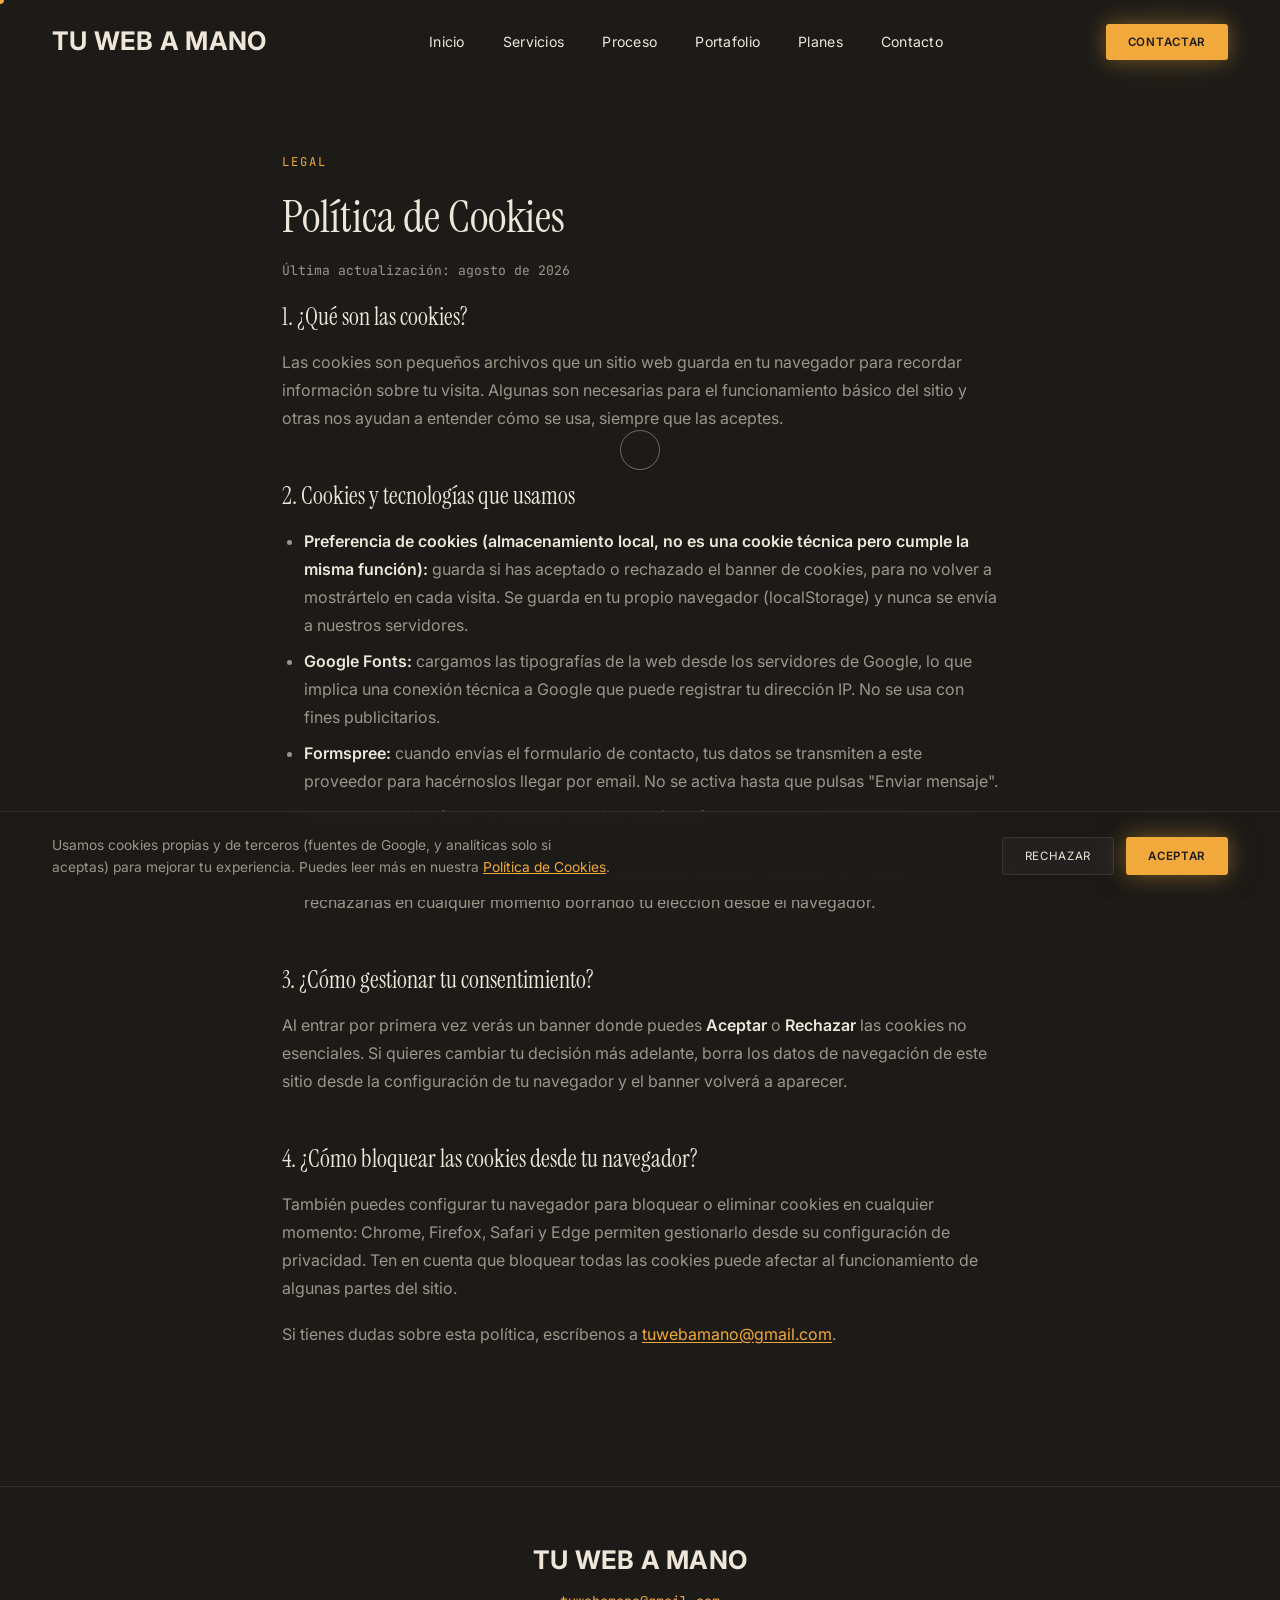
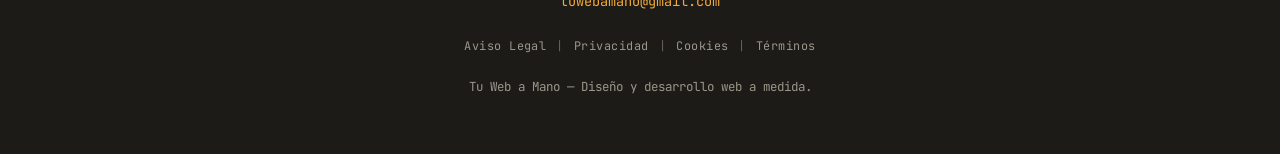
<file: cookies.html>
<!DOCTYPE html>
<html lang="es">
<head>
<meta charset="UTF-8" />
<meta name="viewport" content="width=device-width, initial-scale=1.0" />
<title>Política de Cookies — Tu Web a Mano</title>
<meta name="description" content="Qué cookies y tecnologías similares usa Tu Web a Mano, y cómo puedes gestionar tu consentimiento." />
<meta name="robots" content="noindex" />
<link rel="preconnect" href="https://fonts.googleapis.com" />
<link rel="preconnect" href="https://fonts.gstatic.com" crossorigin />
<link href="https://fonts.googleapis.com/css2?family=Instrument+Serif:ital@0;1&family=Inter:wght@300;400;500;600;700;800;900&family=JetBrains+Mono:wght@400;500&display=swap" rel="stylesheet" />
<link rel="icon" href="favicon.svg" type="image/svg+xml" />
<link rel="icon" href="favicon.ico" sizes="any" />
<link rel="icon" href="favicon-32x32.png" type="image/png" sizes="32x32" />
<link rel="icon" href="favicon-48x48.png" type="image/png" sizes="48x48" />
<link rel="apple-touch-icon" href="apple-touch-icon.png" sizes="180x180" />
<link rel="stylesheet" href="style.css" />
</head>
<body>

<div class="cursor-dot" id="cursorDot" aria-hidden="true"></div>
<div class="cursor-ring" id="cursorRing" aria-hidden="true"></div>

<a class="skip-link" href="#main">Saltar al contenido</a>

<header class="navbar" id="navbar">
  <div class="container navbar-inner">
    <a href="/" class="logo" data-cursor-magnetic>Tu web a mano</a>

    <nav class="nav-links" id="navLinks">
      <a href="/#inicio" class="nav-link">Inicio</a>
      <a href="/#servicios" class="nav-link">Servicios</a>
      <a href="/#proceso" class="nav-link">Proceso</a>
      <a href="/#portfolio" class="nav-link">Portafolio</a>
      <a href="/#planes" class="nav-link">Planes</a>
      <a href="/#contacto" class="nav-link">Contacto</a>
      <a href="/#contacto" class="btn btn-primary btn-small nav-cta-mobile">Contactar</a>
    </nav>

    <a href="/#contacto" class="btn btn-primary btn-small nav-cta" data-cursor-magnetic>Contactar</a>

    <button class="menu-toggle" id="menuToggle" aria-label="Abrir menú" aria-expanded="false" aria-controls="navLinks">
      <span></span><span></span><span></span>
    </button>
  </div>
</header>

<main id="main">
  <section class="legal-page">
    <div class="container">
      <span class="legal-eyebrow mono">Legal</span>
      <h1 class="legal-title">Política de Cookies</h1>
      <p class="legal-updated mono">Última actualización: agosto de 2026</p>

      <h2>1. ¿Qué son las cookies?</h2>
      <p>Las cookies son pequeños archivos que un sitio web guarda en tu navegador para recordar información sobre tu visita. Algunas son necesarias para el funcionamiento básico del sitio y otras nos ayudan a entender cómo se usa, siempre que las aceptes.</p>

      <h2>2. Cookies y tecnologías que usamos</h2>
      <ul>
        <li><strong>Preferencia de cookies (almacenamiento local, no es una cookie técnica pero cumple la misma función):</strong> guarda si has aceptado o rechazado el banner de cookies, para no volver a mostrártelo en cada visita. Se guarda en tu propio navegador (localStorage) y nunca se envía a nuestros servidores.</li>
        <li><strong>Google Fonts:</strong> cargamos las tipografías de la web desde los servidores de Google, lo que implica una conexión técnica a Google que puede registrar tu dirección IP. No se usa con fines publicitarios.</li>
        <li><strong>Formspree:</strong> cuando envías el formulario de contacto, tus datos se transmiten a este proveedor para hacérnoslos llegar por email. No se activa hasta que pulsas "Enviar mensaje".</li>
        <li><strong>Google Analytics (solo si aceptas cookies analíticas):</strong> cookies como <code>_ga</code> y <code>_ga_LX8C7G22G9</code>, con una duración de hasta 2 años, que nos ayudan a entender cuántas visitas recibe la web y qué páginas interesan más. <strong>No se cargan hasta que aceptas el banner de cookies</strong>, y puedes rechazarlas en cualquier momento borrando tu elección desde el navegador.</li>
      </ul>

      <h2>3. ¿Cómo gestionar tu consentimiento?</h2>
      <p>Al entrar por primera vez verás un banner donde puedes <strong>Aceptar</strong> o <strong>Rechazar</strong> las cookies no esenciales. Si quieres cambiar tu decisión más adelante, borra los datos de navegación de este sitio desde la configuración de tu navegador y el banner volverá a aparecer.</p>

      <h2>4. ¿Cómo bloquear las cookies desde tu navegador?</h2>
      <p>También puedes configurar tu navegador para bloquear o eliminar cookies en cualquier momento: Chrome, Firefox, Safari y Edge permiten gestionarlo desde su configuración de privacidad. Ten en cuenta que bloquear todas las cookies puede afectar al funcionamiento de algunas partes del sitio.</p>

      <p>Si tienes dudas sobre esta política, escríbenos a <a href="mailto:tuwebamano@gmail.com">tuwebamano@gmail.com</a>.</p>
    </div>
  </section>
</main>

<footer class="site-footer">
  <div class="container footer-inner">
    <a href="/#inicio" class="logo logo-footer">Tu web a mano</a>
    <a href="mailto:tuwebamano@gmail.com" class="mono">tuwebamano@gmail.com</a>
    <nav class="footer-legal mono" aria-label="Legal">
      <a href="legal.html">Aviso Legal</a>
      <a href="privacidad.html">Privacidad</a>
      <a href="cookies.html">Cookies</a>
      <a href="terminos.html">Términos</a>
    </nav>
    <p class="footer-copy mono">Tu Web a Mano — Diseño y desarrollo web a medida.</p>
  </div>
</footer>

<div class="cookie-banner" id="cookieBanner" role="region" aria-label="Aviso de cookies" hidden>
  <div class="cookie-banner-inner">
    <p>Usamos cookies propias y de terceros (fuentes de Google, y analíticas solo si aceptas) para mejorar tu experiencia. Puedes leer más en nuestra <a href="cookies.html">Política de Cookies</a>.</p>
    <div class="cookie-banner-actions">
      <button type="button" class="btn btn-ghost btn-small" id="cookieReject">Rechazar</button>
      <button type="button" class="btn btn-primary btn-small" id="cookieAccept">Aceptar</button>
    </div>
  </div>
</div>

<button class="back-to-top" id="backToTop" aria-label="Volver arriba" data-cursor-magnetic>↑</button>

<script src="script.js"></script>
</body>
</html>
</file>
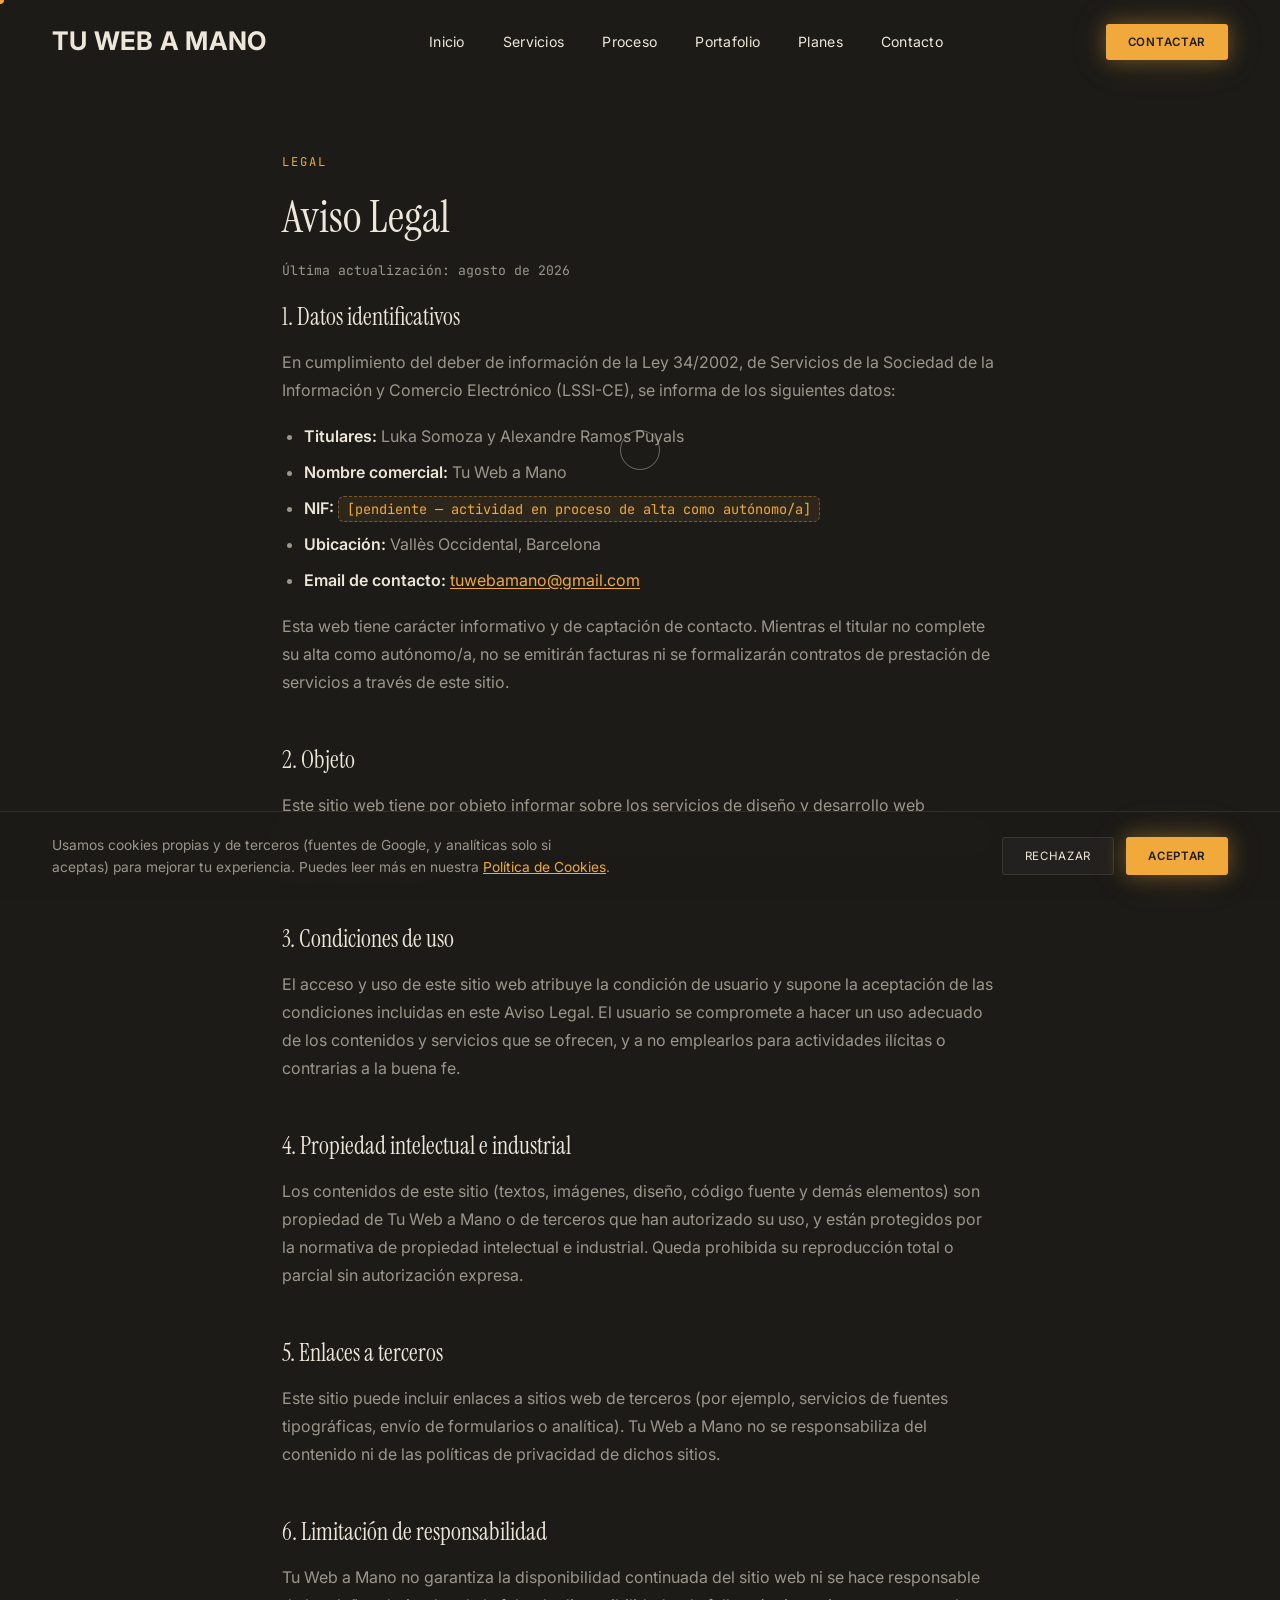
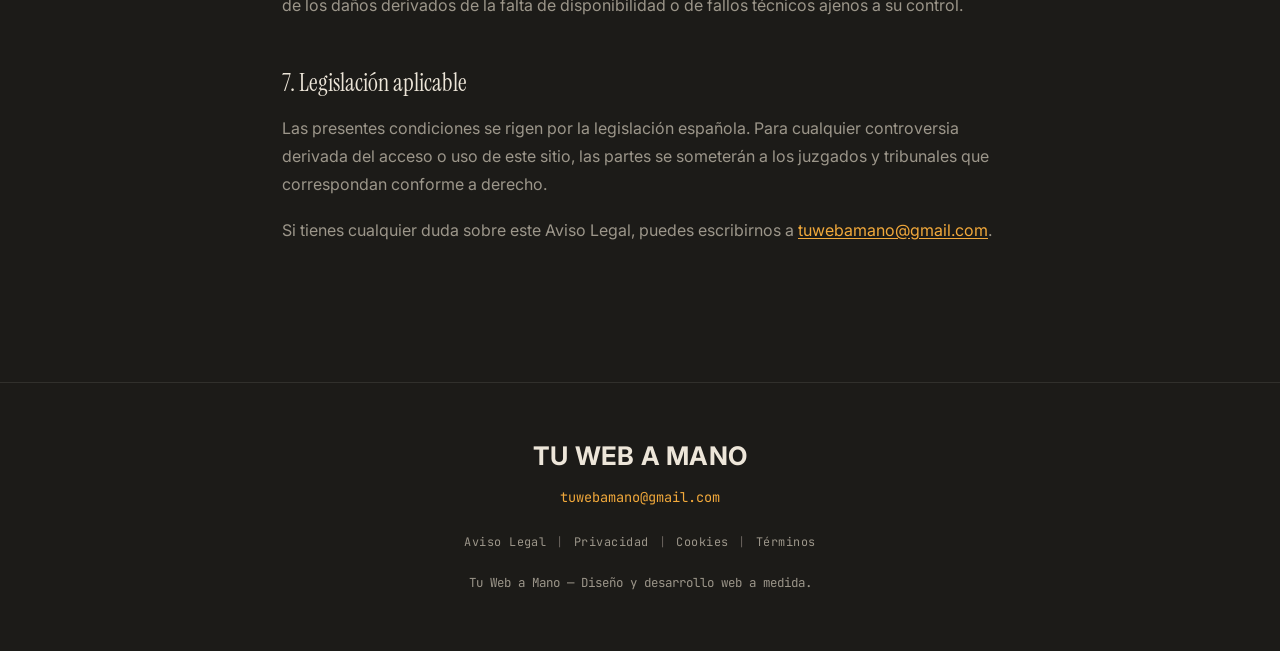
<file: legal.html>
<!DOCTYPE html>
<html lang="es">
<head>
<meta charset="UTF-8" />
<meta name="viewport" content="width=device-width, initial-scale=1.0" />
<title>Aviso Legal — Tu Web a Mano</title>
<meta name="description" content="Aviso legal de Tu Web a Mano: datos identificativos, condiciones de uso y responsabilidad." />
<meta name="robots" content="noindex" />
<link rel="preconnect" href="https://fonts.googleapis.com" />
<link rel="preconnect" href="https://fonts.gstatic.com" crossorigin />
<link href="https://fonts.googleapis.com/css2?family=Instrument+Serif:ital@0;1&family=Inter:wght@300;400;500;600;700;800;900&family=JetBrains+Mono:wght@400;500&display=swap" rel="stylesheet" />
<link rel="icon" href="favicon.svg" type="image/svg+xml" />
<link rel="icon" href="favicon.ico" sizes="any" />
<link rel="icon" href="favicon-32x32.png" type="image/png" sizes="32x32" />
<link rel="icon" href="favicon-48x48.png" type="image/png" sizes="48x48" />
<link rel="apple-touch-icon" href="apple-touch-icon.png" sizes="180x180" />
<link rel="stylesheet" href="style.css" />
</head>
<body>

<div class="cursor-dot" id="cursorDot" aria-hidden="true"></div>
<div class="cursor-ring" id="cursorRing" aria-hidden="true"></div>

<a class="skip-link" href="#main">Saltar al contenido</a>

<header class="navbar" id="navbar">
  <div class="container navbar-inner">
    <a href="/" class="logo" data-cursor-magnetic>Tu web a mano</a>

    <nav class="nav-links" id="navLinks">
      <a href="/#inicio" class="nav-link">Inicio</a>
      <a href="/#servicios" class="nav-link">Servicios</a>
      <a href="/#proceso" class="nav-link">Proceso</a>
      <a href="/#portfolio" class="nav-link">Portafolio</a>
      <a href="/#planes" class="nav-link">Planes</a>
      <a href="/#contacto" class="nav-link">Contacto</a>
      <a href="/#contacto" class="btn btn-primary btn-small nav-cta-mobile">Contactar</a>
    </nav>

    <a href="/#contacto" class="btn btn-primary btn-small nav-cta" data-cursor-magnetic>Contactar</a>

    <button class="menu-toggle" id="menuToggle" aria-label="Abrir menú" aria-expanded="false" aria-controls="navLinks">
      <span></span><span></span><span></span>
    </button>
  </div>
</header>

<main id="main">
  <section class="legal-page">
    <div class="container">
      <span class="legal-eyebrow mono">Legal</span>
      <h1 class="legal-title">Aviso Legal</h1>
      <p class="legal-updated mono">Última actualización: agosto de 2026</p>

      <h2>1. Datos identificativos</h2>
      <p>En cumplimiento del deber de información de la Ley 34/2002, de Servicios de la Sociedad de la Información y Comercio Electrónico (LSSI-CE), se informa de los siguientes datos:</p>
      <ul>
        <li><strong>Titulares:</strong> Luka Somoza y Alexandre Ramos Puyals</li>
        <li><strong>Nombre comercial:</strong> Tu Web a Mano</li>
        <li><strong>NIF:</strong> <span class="legal-placeholder">[pendiente — actividad en proceso de alta como autónomo/a]</span></li>
        <li><strong>Ubicación:</strong> Vallès Occidental, Barcelona</li>
        <li><strong>Email de contacto:</strong> <a href="mailto:tuwebamano@gmail.com">tuwebamano@gmail.com</a></li>
      </ul>
      <p>Esta web tiene carácter informativo y de captación de contacto. Mientras el titular no complete su alta como autónomo/a, no se emitirán facturas ni se formalizarán contratos de prestación de servicios a través de este sitio.</p>

      <h2>2. Objeto</h2>
      <p>Este sitio web tiene por objeto informar sobre los servicios de diseño y desarrollo web ofrecidos por Tu Web a Mano, mostrar trabajos realizados y facilitar un canal de contacto con potenciales clientes.</p>

      <h2>3. Condiciones de uso</h2>
      <p>El acceso y uso de este sitio web atribuye la condición de usuario y supone la aceptación de las condiciones incluidas en este Aviso Legal. El usuario se compromete a hacer un uso adecuado de los contenidos y servicios que se ofrecen, y a no emplearlos para actividades ilícitas o contrarias a la buena fe.</p>

      <h2>4. Propiedad intelectual e industrial</h2>
      <p>Los contenidos de este sitio (textos, imágenes, diseño, código fuente y demás elementos) son propiedad de Tu Web a Mano o de terceros que han autorizado su uso, y están protegidos por la normativa de propiedad intelectual e industrial. Queda prohibida su reproducción total o parcial sin autorización expresa.</p>

      <h2>5. Enlaces a terceros</h2>
      <p>Este sitio puede incluir enlaces a sitios web de terceros (por ejemplo, servicios de fuentes tipográficas, envío de formularios o analítica). Tu Web a Mano no se responsabiliza del contenido ni de las políticas de privacidad de dichos sitios.</p>

      <h2>6. Limitación de responsabilidad</h2>
      <p>Tu Web a Mano no garantiza la disponibilidad continuada del sitio web ni se hace responsable de los daños derivados de la falta de disponibilidad o de fallos técnicos ajenos a su control.</p>

      <h2>7. Legislación aplicable</h2>
      <p>Las presentes condiciones se rigen por la legislación española. Para cualquier controversia derivada del acceso o uso de este sitio, las partes se someterán a los juzgados y tribunales que correspondan conforme a derecho.</p>

      <p>Si tienes cualquier duda sobre este Aviso Legal, puedes escribirnos a <a href="mailto:tuwebamano@gmail.com">tuwebamano@gmail.com</a>.</p>
    </div>
  </section>
</main>

<footer class="site-footer">
  <div class="container footer-inner">
    <a href="/#inicio" class="logo logo-footer">Tu web a mano</a>
    <a href="mailto:tuwebamano@gmail.com" class="mono">tuwebamano@gmail.com</a>
    <nav class="footer-legal mono" aria-label="Legal">
      <a href="legal.html">Aviso Legal</a>
      <a href="privacidad.html">Privacidad</a>
      <a href="cookies.html">Cookies</a>
      <a href="terminos.html">Términos</a>
    </nav>
    <p class="footer-copy mono">Tu Web a Mano — Diseño y desarrollo web a medida.</p>
  </div>
</footer>

<div class="cookie-banner" id="cookieBanner" role="region" aria-label="Aviso de cookies" hidden>
  <div class="cookie-banner-inner">
    <p>Usamos cookies propias y de terceros (fuentes de Google, y analíticas solo si aceptas) para mejorar tu experiencia. Puedes leer más en nuestra <a href="cookies.html">Política de Cookies</a>.</p>
    <div class="cookie-banner-actions">
      <button type="button" class="btn btn-ghost btn-small" id="cookieReject">Rechazar</button>
      <button type="button" class="btn btn-primary btn-small" id="cookieAccept">Aceptar</button>
    </div>
  </div>
</div>

<button class="back-to-top" id="backToTop" aria-label="Volver arriba" data-cursor-magnetic>↑</button>

<script src="script.js"></script>
</body>
</html>
</file>
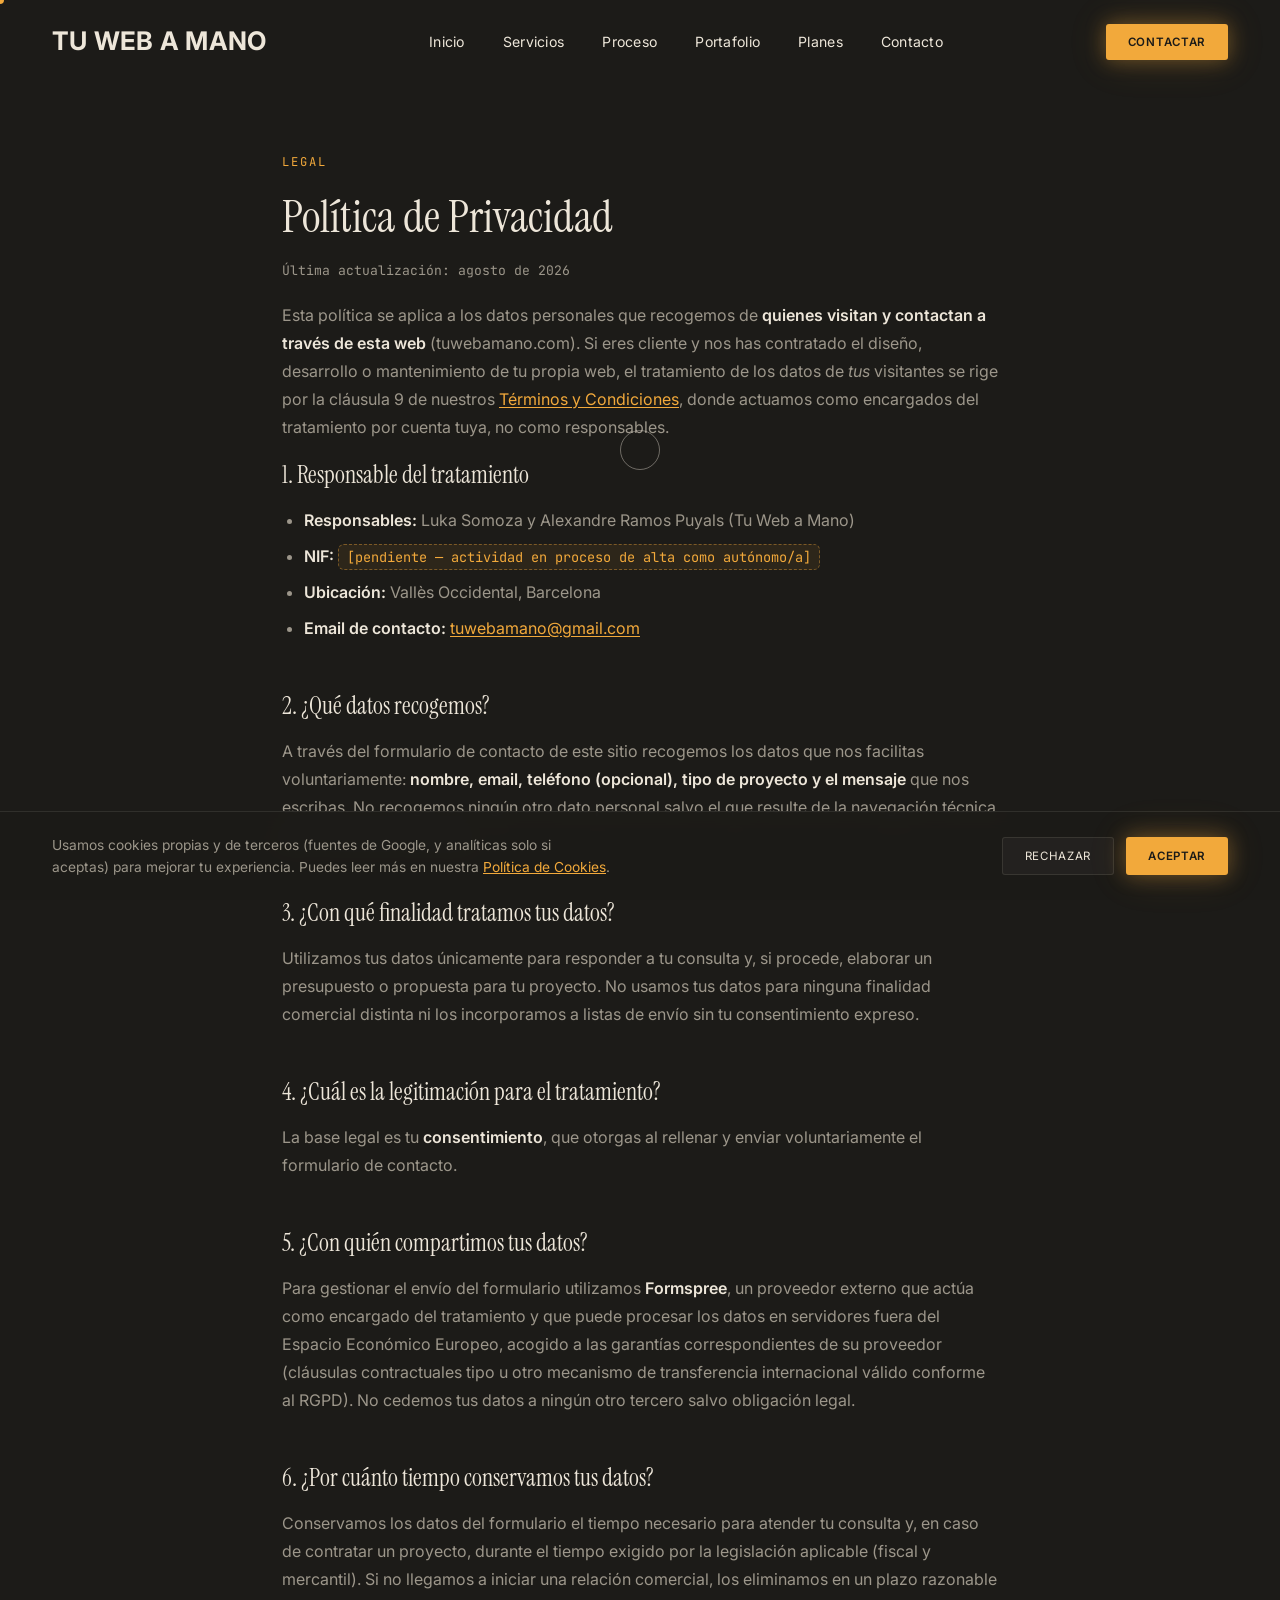
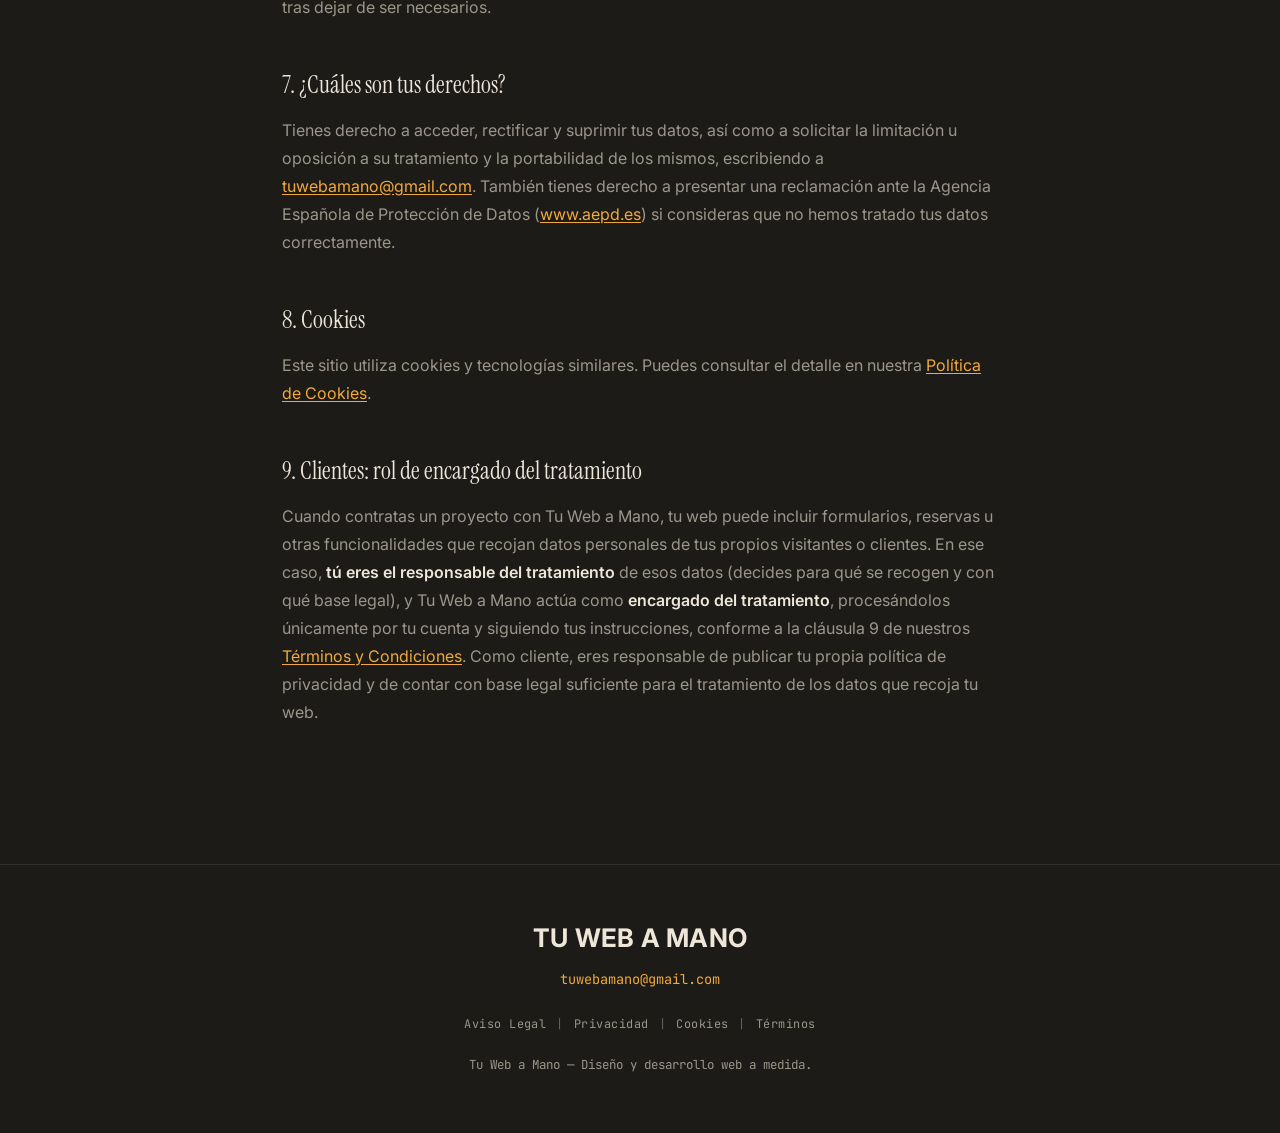
<file: privacidad.html>
<!DOCTYPE html>
<html lang="es">
<head>
<meta charset="UTF-8" />
<meta name="viewport" content="width=device-width, initial-scale=1.0" />
<title>Política de Privacidad — Tu Web a Mano</title>
<meta name="description" content="Cómo Tu Web a Mano recoge, usa y protege los datos personales de sus visitantes y clientes." />
<meta name="robots" content="noindex" />
<link rel="preconnect" href="https://fonts.googleapis.com" />
<link rel="preconnect" href="https://fonts.gstatic.com" crossorigin />
<link href="https://fonts.googleapis.com/css2?family=Instrument+Serif:ital@0;1&family=Inter:wght@300;400;500;600;700;800;900&family=JetBrains+Mono:wght@400;500&display=swap" rel="stylesheet" />
<link rel="icon" href="favicon.svg" type="image/svg+xml" />
<link rel="icon" href="favicon.ico" sizes="any" />
<link rel="icon" href="favicon-32x32.png" type="image/png" sizes="32x32" />
<link rel="icon" href="favicon-48x48.png" type="image/png" sizes="48x48" />
<link rel="apple-touch-icon" href="apple-touch-icon.png" sizes="180x180" />
<link rel="stylesheet" href="style.css" />
</head>
<body>

<div class="cursor-dot" id="cursorDot" aria-hidden="true"></div>
<div class="cursor-ring" id="cursorRing" aria-hidden="true"></div>

<a class="skip-link" href="#main">Saltar al contenido</a>

<header class="navbar" id="navbar">
  <div class="container navbar-inner">
    <a href="/" class="logo" data-cursor-magnetic>Tu web a mano</a>

    <nav class="nav-links" id="navLinks">
      <a href="/#inicio" class="nav-link">Inicio</a>
      <a href="/#servicios" class="nav-link">Servicios</a>
      <a href="/#proceso" class="nav-link">Proceso</a>
      <a href="/#portfolio" class="nav-link">Portafolio</a>
      <a href="/#planes" class="nav-link">Planes</a>
      <a href="/#contacto" class="nav-link">Contacto</a>
      <a href="/#contacto" class="btn btn-primary btn-small nav-cta-mobile">Contactar</a>
    </nav>

    <a href="/#contacto" class="btn btn-primary btn-small nav-cta" data-cursor-magnetic>Contactar</a>

    <button class="menu-toggle" id="menuToggle" aria-label="Abrir menú" aria-expanded="false" aria-controls="navLinks">
      <span></span><span></span><span></span>
    </button>
  </div>
</header>

<main id="main">
  <section class="legal-page">
    <div class="container">
      <span class="legal-eyebrow mono">Legal</span>
      <h1 class="legal-title">Política de Privacidad</h1>
      <p class="legal-updated mono">Última actualización: agosto de 2026</p>

      <p>Esta política se aplica a los datos personales que recogemos de <strong>quienes visitan y contactan a través de esta web</strong> (tuwebamano.com). Si eres cliente y nos has contratado el diseño, desarrollo o mantenimiento de tu propia web, el tratamiento de los datos de <em>tus</em> visitantes se rige por la cláusula 9 de nuestros <a href="terminos.html">Términos y Condiciones</a>, donde actuamos como encargados del tratamiento por cuenta tuya, no como responsables.</p>

      <h2>1. Responsable del tratamiento</h2>
      <ul>
        <li><strong>Responsables:</strong> Luka Somoza y Alexandre Ramos Puyals (Tu Web a Mano)</li>
        <li><strong>NIF:</strong> <span class="legal-placeholder">[pendiente — actividad en proceso de alta como autónomo/a]</span></li>
        <li><strong>Ubicación:</strong> Vallès Occidental, Barcelona</li>
        <li><strong>Email de contacto:</strong> <a href="mailto:tuwebamano@gmail.com">tuwebamano@gmail.com</a></li>
      </ul>

      <h2>2. ¿Qué datos recogemos?</h2>
      <p>A través del formulario de contacto de este sitio recogemos los datos que nos facilitas voluntariamente: <strong>nombre, email, teléfono (opcional), tipo de proyecto y el mensaje</strong> que nos escribas. No recogemos ningún otro dato personal salvo el que resulte de la navegación técnica (ver Política de Cookies).</p>

      <h2>3. ¿Con qué finalidad tratamos tus datos?</h2>
      <p>Utilizamos tus datos únicamente para responder a tu consulta y, si procede, elaborar un presupuesto o propuesta para tu proyecto. No usamos tus datos para ninguna finalidad comercial distinta ni los incorporamos a listas de envío sin tu consentimiento expreso.</p>

      <h2>4. ¿Cuál es la legitimación para el tratamiento?</h2>
      <p>La base legal es tu <strong>consentimiento</strong>, que otorgas al rellenar y enviar voluntariamente el formulario de contacto.</p>

      <h2>5. ¿Con quién compartimos tus datos?</h2>
      <p>Para gestionar el envío del formulario utilizamos <strong>Formspree</strong>, un proveedor externo que actúa como encargado del tratamiento y que puede procesar los datos en servidores fuera del Espacio Económico Europeo, acogido a las garantías correspondientes de su proveedor (cláusulas contractuales tipo u otro mecanismo de transferencia internacional válido conforme al RGPD). No cedemos tus datos a ningún otro tercero salvo obligación legal.</p>

      <h2>6. ¿Por cuánto tiempo conservamos tus datos?</h2>
      <p>Conservamos los datos del formulario el tiempo necesario para atender tu consulta y, en caso de contratar un proyecto, durante el tiempo exigido por la legislación aplicable (fiscal y mercantil). Si no llegamos a iniciar una relación comercial, los eliminamos en un plazo razonable tras dejar de ser necesarios.</p>

      <h2>7. ¿Cuáles son tus derechos?</h2>
      <p>Tienes derecho a acceder, rectificar y suprimir tus datos, así como a solicitar la limitación u oposición a su tratamiento y la portabilidad de los mismos, escribiendo a <a href="mailto:tuwebamano@gmail.com">tuwebamano@gmail.com</a>. También tienes derecho a presentar una reclamación ante la Agencia Española de Protección de Datos (<a href="https://www.aepd.es" target="_blank" rel="noopener">www.aepd.es</a>) si consideras que no hemos tratado tus datos correctamente.</p>

      <h2>8. Cookies</h2>
      <p>Este sitio utiliza cookies y tecnologías similares. Puedes consultar el detalle en nuestra <a href="cookies.html">Política de Cookies</a>.</p>

      <h2>9. Clientes: rol de encargado del tratamiento</h2>
      <p>Cuando contratas un proyecto con Tu Web a Mano, tu web puede incluir formularios, reservas u otras funcionalidades que recojan datos personales de tus propios visitantes o clientes. En ese caso, <strong>tú eres el responsable del tratamiento</strong> de esos datos (decides para qué se recogen y con qué base legal), y Tu Web a Mano actúa como <strong>encargado del tratamiento</strong>, procesándolos únicamente por tu cuenta y siguiendo tus instrucciones, conforme a la cláusula 9 de nuestros <a href="terminos.html">Términos y Condiciones</a>. Como cliente, eres responsable de publicar tu propia política de privacidad y de contar con base legal suficiente para el tratamiento de los datos que recoja tu web.</p>
    </div>
  </section>
</main>

<footer class="site-footer">
  <div class="container footer-inner">
    <a href="/#inicio" class="logo logo-footer">Tu web a mano</a>
    <a href="mailto:tuwebamano@gmail.com" class="mono">tuwebamano@gmail.com</a>
    <nav class="footer-legal mono" aria-label="Legal">
      <a href="legal.html">Aviso Legal</a>
      <a href="privacidad.html">Privacidad</a>
      <a href="cookies.html">Cookies</a>
      <a href="terminos.html">Términos</a>
    </nav>
    <p class="footer-copy mono">Tu Web a Mano — Diseño y desarrollo web a medida.</p>
  </div>
</footer>

<div class="cookie-banner" id="cookieBanner" role="region" aria-label="Aviso de cookies" hidden>
  <div class="cookie-banner-inner">
    <p>Usamos cookies propias y de terceros (fuentes de Google, y analíticas solo si aceptas) para mejorar tu experiencia. Puedes leer más en nuestra <a href="cookies.html">Política de Cookies</a>.</p>
    <div class="cookie-banner-actions">
      <button type="button" class="btn btn-ghost btn-small" id="cookieReject">Rechazar</button>
      <button type="button" class="btn btn-primary btn-small" id="cookieAccept">Aceptar</button>
    </div>
  </div>
</div>

<button class="back-to-top" id="backToTop" aria-label="Volver arriba" data-cursor-magnetic>↑</button>

<script src="script.js"></script>
</body>
</html>
</file>
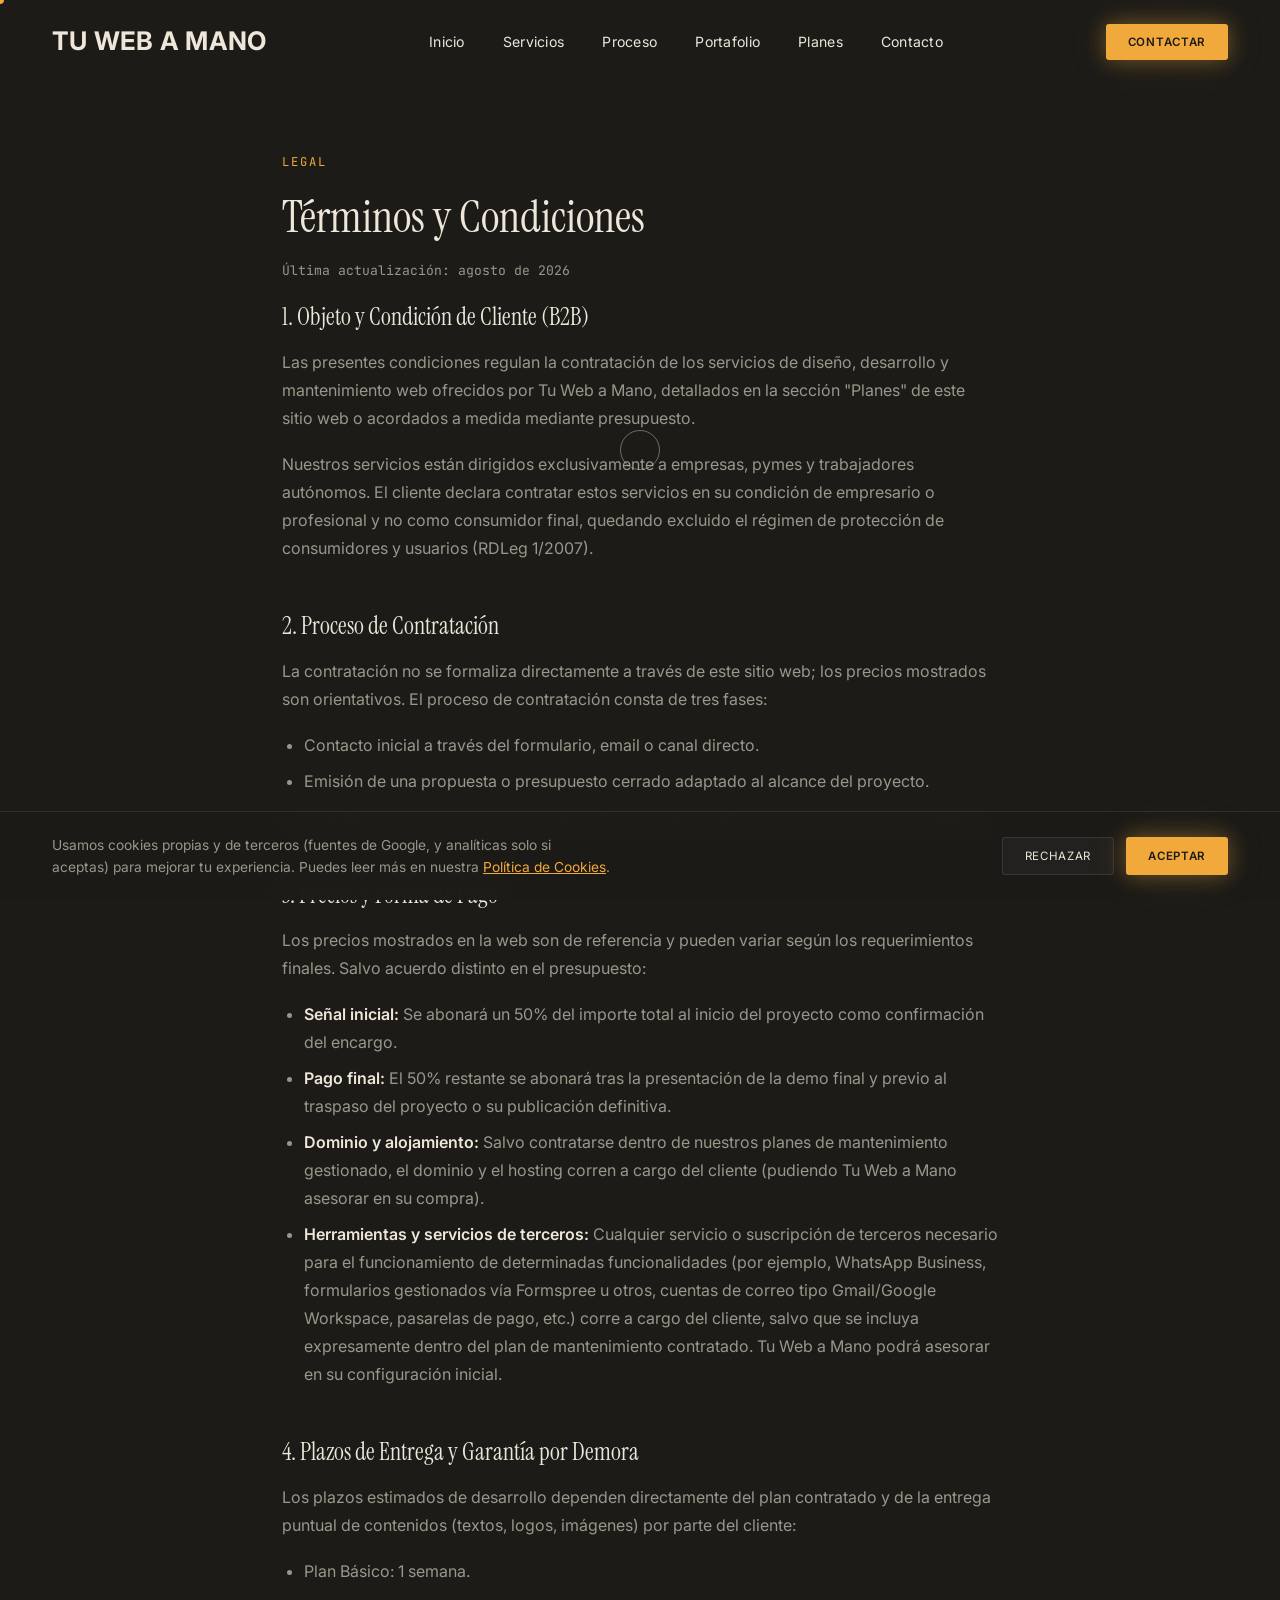
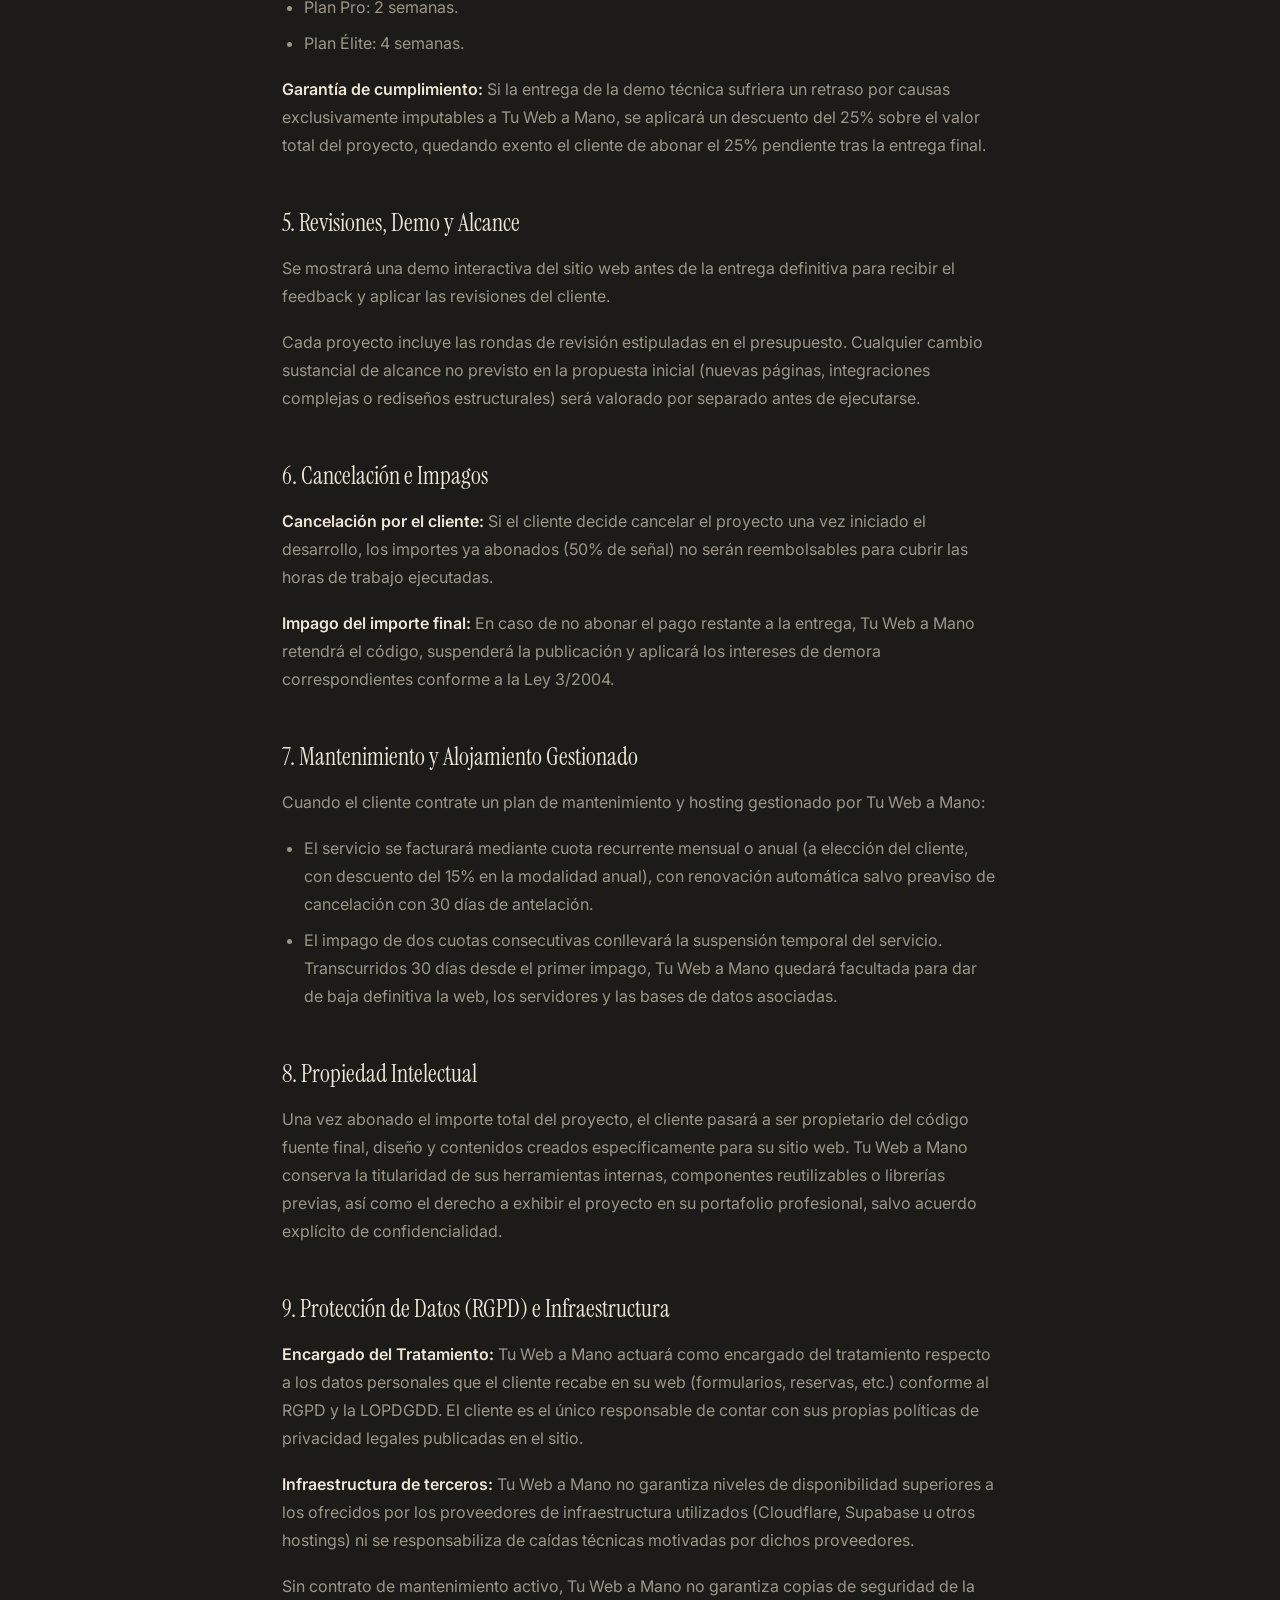
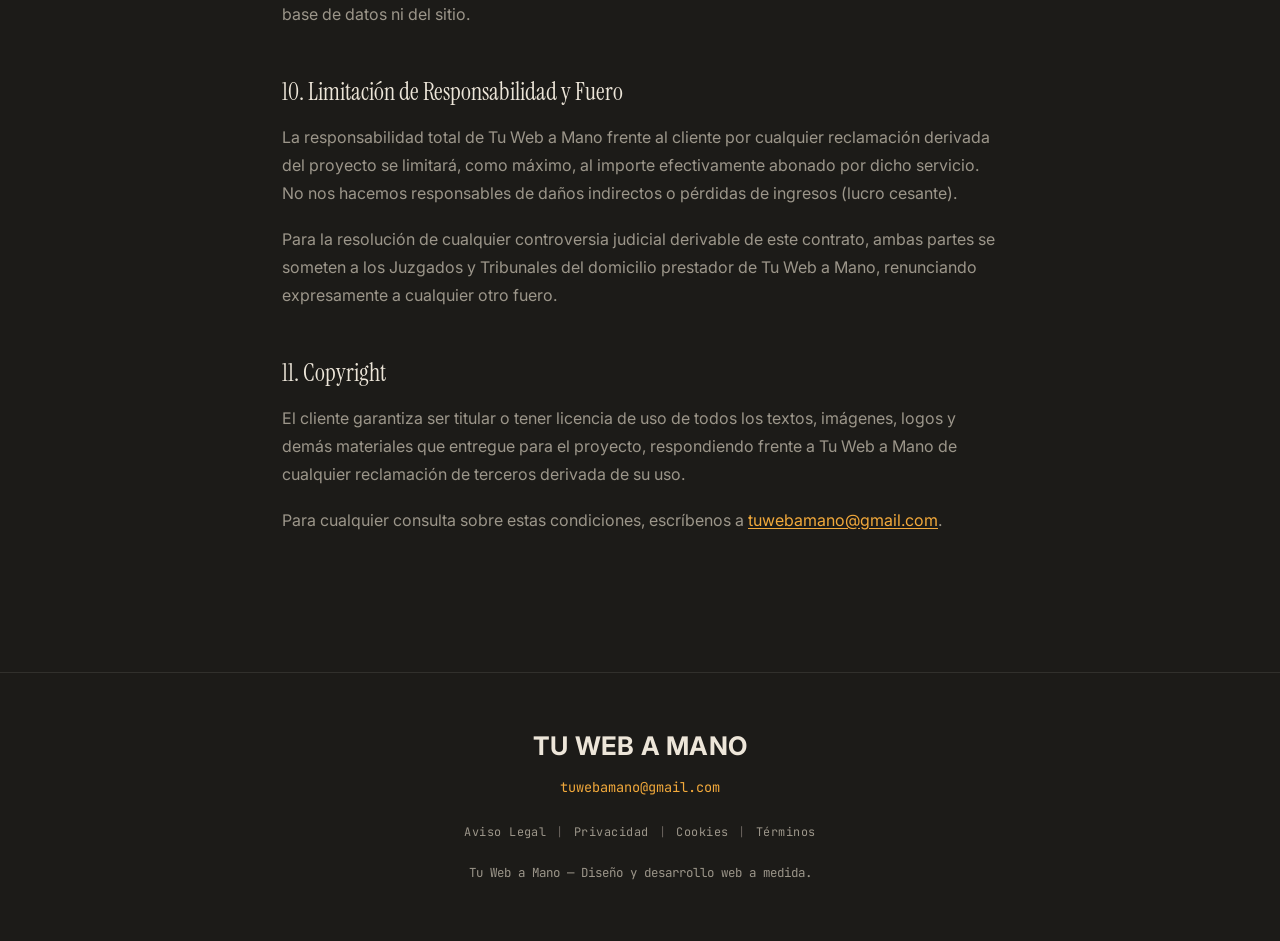
<file: terminos.html>
<!DOCTYPE html>
<html lang="es">
<head>
<meta charset="UTF-8" />
<meta name="viewport" content="width=device-width, initial-scale=1.0" />
<title>Términos y Condiciones — Tu Web a Mano</title>
<meta name="description" content="Condiciones de contratación de los servicios de diseño y desarrollo web de Tu Web a Mano." />
<meta name="robots" content="noindex" />
<link rel="preconnect" href="https://fonts.googleapis.com" />
<link rel="preconnect" href="https://fonts.gstatic.com" crossorigin />
<link href="https://fonts.googleapis.com/css2?family=Instrument+Serif:ital@0;1&family=Inter:wght@300;400;500;600;700;800;900&family=JetBrains+Mono:wght@400;500&display=swap" rel="stylesheet" />
<link rel="icon" href="favicon.svg" type="image/svg+xml" />
<link rel="icon" href="favicon.ico" sizes="any" />
<link rel="icon" href="favicon-32x32.png" type="image/png" sizes="32x32" />
<link rel="icon" href="favicon-48x48.png" type="image/png" sizes="48x48" />
<link rel="apple-touch-icon" href="apple-touch-icon.png" sizes="180x180" />
<link rel="stylesheet" href="style.css" />
</head>
<body>

<div class="cursor-dot" id="cursorDot" aria-hidden="true"></div>
<div class="cursor-ring" id="cursorRing" aria-hidden="true"></div>

<a class="skip-link" href="#main">Saltar al contenido</a>

<header class="navbar" id="navbar">
  <div class="container navbar-inner">
    <a href="/" class="logo" data-cursor-magnetic>Tu web a mano</a>

    <nav class="nav-links" id="navLinks">
      <a href="/#inicio" class="nav-link">Inicio</a>
      <a href="/#servicios" class="nav-link">Servicios</a>
      <a href="/#proceso" class="nav-link">Proceso</a>
      <a href="/#portfolio" class="nav-link">Portafolio</a>
      <a href="/#planes" class="nav-link">Planes</a>
      <a href="/#contacto" class="nav-link">Contacto</a>
      <a href="/#contacto" class="btn btn-primary btn-small nav-cta-mobile">Contactar</a>
    </nav>

    <a href="/#contacto" class="btn btn-primary btn-small nav-cta" data-cursor-magnetic>Contactar</a>

    <button class="menu-toggle" id="menuToggle" aria-label="Abrir menú" aria-expanded="false" aria-controls="navLinks">
      <span></span><span></span><span></span>
    </button>
  </div>
</header>

<main id="main">
  <section class="legal-page">
    <div class="container">
      <span class="legal-eyebrow mono">Legal</span>
      <h1 class="legal-title">Términos y Condiciones</h1>
      <p class="legal-updated mono">Última actualización: agosto de 2026</p>

      <h2>1. Objeto y Condición de Cliente (B2B)</h2>
      <p>Las presentes condiciones regulan la contratación de los servicios de diseño, desarrollo y mantenimiento web ofrecidos por Tu Web a Mano, detallados en la sección "Planes" de este sitio web o acordados a medida mediante presupuesto.</p>
      <p>Nuestros servicios están dirigidos exclusivamente a empresas, pymes y trabajadores autónomos. El cliente declara contratar estos servicios en su condición de empresario o profesional y no como consumidor final, quedando excluido el régimen de protección de consumidores y usuarios (RDLeg 1/2007).</p>

      <h2>2. Proceso de Contratación</h2>
      <p>La contratación no se formaliza directamente a través de este sitio web; los precios mostrados son orientativos. El proceso de contratación consta de tres fases:</p>
      <ul>
        <li>Contacto inicial a través del formulario, email o canal directo.</li>
        <li>Emisión de una propuesta o presupuesto cerrado adaptado al alcance del proyecto.</li>
        <li>Aceptación expresa de dicho presupuesto por ambas partes previa al inicio de los trabajos.</li>
      </ul>

      <h2>3. Precios y Forma de Pago</h2>
      <p>Los precios mostrados en la web son de referencia y pueden variar según los requerimientos finales. Salvo acuerdo distinto en el presupuesto:</p>
      <ul>
        <li><strong>Señal inicial:</strong> Se abonará un 50% del importe total al inicio del proyecto como confirmación del encargo.</li>
        <li><strong>Pago final:</strong> El 50% restante se abonará tras la presentación de la demo final y previo al traspaso del proyecto o su publicación definitiva.</li>
        <li><strong>Dominio y alojamiento:</strong> Salvo contratarse dentro de nuestros planes de mantenimiento gestionado, el dominio y el hosting corren a cargo del cliente (pudiendo Tu Web a Mano asesorar en su compra).</li>
        <li><strong>Herramientas y servicios de terceros:</strong> Cualquier servicio o suscripción de terceros necesario para el funcionamiento de determinadas funcionalidades (por ejemplo, WhatsApp Business, formularios gestionados vía Formspree u otros, cuentas de correo tipo Gmail/Google Workspace, pasarelas de pago, etc.) corre a cargo del cliente, salvo que se incluya expresamente dentro del plan de mantenimiento contratado. Tu Web a Mano podrá asesorar en su configuración inicial.</li>
      </ul>

      <h2>4. Plazos de Entrega y Garantía por Demora</h2>
      <p>Los plazos estimados de desarrollo dependen directamente del plan contratado y de la entrega puntual de contenidos (textos, logos, imágenes) por parte del cliente:</p>
      <ul>
        <li>Plan Básico: 1 semana.</li>
        <li>Plan Pro: 2 semanas.</li>
        <li>Plan Élite: 4 semanas.</li>
      </ul>
      <p><strong>Garantía de cumplimiento:</strong> Si la entrega de la demo técnica sufriera un retraso por causas exclusivamente imputables a Tu Web a Mano, se aplicará un descuento del 25% sobre el valor total del proyecto, quedando exento el cliente de abonar el 25% pendiente tras la entrega final.</p>

      <h2>5. Revisiones, Demo y Alcance</h2>
      <p>Se mostrará una demo interactiva del sitio web antes de la entrega definitiva para recibir el feedback y aplicar las revisiones del cliente.</p>
      <p>Cada proyecto incluye las rondas de revisión estipuladas en el presupuesto. Cualquier cambio sustancial de alcance no previsto en la propuesta inicial (nuevas páginas, integraciones complejas o rediseños estructurales) será valorado por separado antes de ejecutarse.</p>

      <h2>6. Cancelación e Impagos</h2>
      <p><strong>Cancelación por el cliente:</strong> Si el cliente decide cancelar el proyecto una vez iniciado el desarrollo, los importes ya abonados (50% de señal) no serán reembolsables para cubrir las horas de trabajo ejecutadas.</p>
      <p><strong>Impago del importe final:</strong> En caso de no abonar el pago restante a la entrega, Tu Web a Mano retendrá el código, suspenderá la publicación y aplicará los intereses de demora correspondientes conforme a la Ley 3/2004.</p>

      <h2>7. Mantenimiento y Alojamiento Gestionado</h2>
      <p>Cuando el cliente contrate un plan de mantenimiento y hosting gestionado por Tu Web a Mano:</p>
      <ul>
        <li>El servicio se facturará mediante cuota recurrente mensual o anual (a elección del cliente, con descuento del 15% en la modalidad anual), con renovación automática salvo preaviso de cancelación con 30 días de antelación.</li>
        <li>El impago de dos cuotas consecutivas conllevará la suspensión temporal del servicio. Transcurridos 30 días desde el primer impago, Tu Web a Mano quedará facultada para dar de baja definitiva la web, los servidores y las bases de datos asociadas.</li>
      </ul>

      <h2>8. Propiedad Intelectual</h2>
      <p>Una vez abonado el importe total del proyecto, el cliente pasará a ser propietario del código fuente final, diseño y contenidos creados específicamente para su sitio web. Tu Web a Mano conserva la titularidad de sus herramientas internas, componentes reutilizables o librerías previas, así como el derecho a exhibir el proyecto en su portafolio profesional, salvo acuerdo explícito de confidencialidad.</p>

      <h2>9. Protección de Datos (RGPD) e Infraestructura</h2>
      <p><strong>Encargado del Tratamiento:</strong> Tu Web a Mano actuará como encargado del tratamiento respecto a los datos personales que el cliente recabe en su web (formularios, reservas, etc.) conforme al RGPD y la LOPDGDD. El cliente es el único responsable de contar con sus propias políticas de privacidad legales publicadas en el sitio.</p>
      <p><strong>Infraestructura de terceros:</strong> Tu Web a Mano no garantiza niveles de disponibilidad superiores a los ofrecidos por los proveedores de infraestructura utilizados (Cloudflare, Supabase u otros hostings) ni se responsabiliza de caídas técnicas motivadas por dichos proveedores.</p>
      <p>Sin contrato de mantenimiento activo, Tu Web a Mano no garantiza copias de seguridad de la base de datos ni del sitio.</p>

      <h2>10. Limitación de Responsabilidad y Fuero</h2>
      <p>La responsabilidad total de Tu Web a Mano frente al cliente por cualquier reclamación derivada del proyecto se limitará, como máximo, al importe efectivamente abonado por dicho servicio. No nos hacemos responsables de daños indirectos o pérdidas de ingresos (lucro cesante).</p>
      <p>Para la resolución de cualquier controversia judicial derivable de este contrato, ambas partes se someten a los Juzgados y Tribunales del domicilio prestador de Tu Web a Mano, renunciando expresamente a cualquier otro fuero.</p>

      <h2>11. Copyright</h2>
      <p>El cliente garantiza ser titular o tener licencia de uso de todos los textos, imágenes, logos y demás materiales que entregue para el proyecto, respondiendo frente a Tu Web a Mano de cualquier reclamación de terceros derivada de su uso.</p>

      <p>Para cualquier consulta sobre estas condiciones, escríbenos a <a href="mailto:tuwebamano@gmail.com">tuwebamano@gmail.com</a>.</p>
    </div>
  </section>
</main>

<footer class="site-footer">
  <div class="container footer-inner">
    <a href="/#inicio" class="logo logo-footer">Tu web a mano</a>
    <a href="mailto:tuwebamano@gmail.com" class="mono">tuwebamano@gmail.com</a>
    <nav class="footer-legal mono" aria-label="Legal">
      <a href="legal.html">Aviso Legal</a>
      <a href="privacidad.html">Privacidad</a>
      <a href="cookies.html">Cookies</a>
      <a href="terminos.html">Términos</a>
    </nav>
    <p class="footer-copy mono">Tu Web a Mano — Diseño y desarrollo web a medida.</p>
  </div>
</footer>

<div class="cookie-banner" id="cookieBanner" role="region" aria-label="Aviso de cookies" hidden>
  <div class="cookie-banner-inner">
    <p>Usamos cookies propias y de terceros (fuentes de Google, y analíticas solo si aceptas) para mejorar tu experiencia. Puedes leer más en nuestra <a href="cookies.html">Política de Cookies</a>.</p>
    <div class="cookie-banner-actions">
      <button type="button" class="btn btn-ghost btn-small" id="cookieReject">Rechazar</button>
      <button type="button" class="btn btn-primary btn-small" id="cookieAccept">Aceptar</button>
    </div>
  </div>
</div>

<button class="back-to-top" id="backToTop" aria-label="Volver arriba" data-cursor-magnetic>↑</button>

<script src="script.js"></script>
</body>
</html>
</file>
<file: style.css>
/* ============================================================
   TU WEB A MANO — Hoja de estilos
   Paleta de obra: asfalto/carbón oscuro + hueso crudo + acento ámbar de seguridad + óxido
   Tipografía: Archivo Black (título del hero) + Instrument Serif (resto de titulares) + Inter (cuerpo + logo) + JetBrains Mono (datos)
   ============================================================ */

:root {
  --navy: #1C1B18;
  --navy-2: #24221E;
  --navy-3: #2E2B25;
  --bone: #EDE6D9;
  --grey: #9C968A;
  --grey-dim: #66605A;
  --lime: #F2A93B;
  --lime-dim: #D89024;
  --blue: #C1502E;
  --line: rgba(237, 230, 217, 0.1);

  --ink: #17140F;
  --ink-grey: #3A3228;

  --font-display: 'Instrument Serif', Georgia, serif;
  --font-hero: 'Archivo Black', 'Inter', -apple-system, sans-serif;
  --font-sans: 'Inter', -apple-system, 'Segoe UI', sans-serif;
  --font-mono: 'JetBrains Mono', ui-monospace, 'SF Mono', Menlo, Consolas, monospace;

  --container-width: 1240px;
  --ease: cubic-bezier(0.22, 1, 0.36, 1);
  --nav-height: 84px;
}

.liquid-glass {
  background: rgba(237, 230, 217, 0.03);
  background-blend-mode: luminosity;
  backdrop-filter: blur(4px);
  -webkit-backdrop-filter: blur(4px);
  border: none;
  box-shadow: inset 0 1px 1px rgba(237, 230, 217, 0.1);
  position: relative;
  overflow: hidden;
}
.liquid-glass::before {
  content: '';
  position: absolute;
  inset: 0;
  border-radius: inherit;
  padding: 1.4px;
  background: linear-gradient(180deg,
    rgba(237,230,217,0.4) 0%, rgba(237,230,217,0.12) 20%,
    rgba(237,230,217,0) 40%, rgba(237,230,217,0) 60%,
    rgba(242,169,59,0.25) 80%, rgba(242,169,59,0.45) 100%);
  -webkit-mask: linear-gradient(#fff 0 0) content-box, linear-gradient(#fff 0 0);
  -webkit-mask-composite: xor;
  mask-composite: exclude;
  pointer-events: none;
}

.button-glow { box-shadow: 0 0 20px rgba(242,169,59,0.35), 0 0 40px rgba(242,169,59,0.15); }

html.lenis, html.lenis body { height: auto; }
.lenis.lenis-smooth { scroll-behavior: auto !important; }
.lenis.lenis-smooth [data-lenis-prevent] { overscroll-behavior: contain; }
.lenis.lenis-stopped { overflow: hidden; }
.lenis.lenis-scrolling iframe { pointer-events: none; }

*, *::before, *::after { box-sizing: border-box; }
html { scroll-behavior: smooth; background: var(--navy); }
body {
  margin: 0;
  font-family: var(--font-sans);
  color: var(--bone);
  background: var(--navy);
  overflow-x: hidden;
  -webkit-font-smoothing: antialiased;
}
img { max-width: 100%; display: block; }
a { color: inherit; text-decoration: none; }
button { font-family: inherit; cursor: pointer; background: none; border: none; color: inherit; padding: 0; }
h1, h2, h3, p { margin: 0; }
input, select, textarea { font-family: inherit; font-size: 1rem; }
.mono { font-family: var(--font-mono); }

.container { width: 100%; max-width: var(--container-width); margin: 0 auto; padding: 0 32px; }

.skip-link { position: absolute; left: -9999px; top: 0; background: var(--lime); color: var(--navy); padding: 12px 20px; z-index: 3000; }
.skip-link:focus { left: 16px; top: 16px; }

html.custom-cursor-active, html.custom-cursor-active a, html.custom-cursor-active button { cursor: none; }
.cursor-dot, .cursor-ring { position: fixed; top: 0; left: 0; z-index: 4000; pointer-events: none; border-radius: 50%; transform: translate(-50%, -50%); opacity: 0; transition: opacity 0.3s var(--ease); }
.cursor-dot { width: 8px; height: 8px; background: var(--lime); }
.cursor-ring { width: 40px; height: 40px; border: 1px solid rgba(237,230,217,0.4); transition: width 0.3s var(--ease), height 0.3s var(--ease), border-color 0.3s var(--ease), opacity 0.3s var(--ease), background-color 0.3s var(--ease); }
html.custom-cursor-active .cursor-dot, html.custom-cursor-active .cursor-ring { opacity: 1; }
.cursor-ring.is-magnetic { width: 70px; height: 70px; background: rgba(242,169,59,0.14); border-color: var(--lime); }

[data-reveal] { opacity: 0; transform: translateY(28px); transition: opacity 0.9s var(--ease), transform 0.9s var(--ease); }
[data-reveal].is-visible { opacity: 1; transform: translateY(0); }
[data-reveal-delay="1"] { transition-delay: 0.12s; }
[data-reveal-delay="2"] { transition-delay: 0.24s; }
[data-reveal-delay="3"] { transition-delay: 0.36s; }

.section-eyebrow { display: inline-block; font-size: 0.76rem; font-weight: 700; letter-spacing: 0.16em; text-transform: uppercase; color: var(--lime); margin-bottom: 18px; }
.section-title { font-family: var(--font-sans); font-weight: 800; font-size: clamp(2.1rem, 4.2vw, 3rem); line-height: 1.15; letter-spacing: -0.02em; }
.section-body { font-size: 1.02rem; line-height: 1.75; color: var(--grey); max-width: 46ch; margin-top: 18px; }
.section-header { max-width: 640px; margin-bottom: 60px; }

.btn { display: inline-flex; align-items: center; justify-content: center; gap: 8px; padding: 16px 34px; font-size: 0.82rem; letter-spacing: 0.06em; text-transform: uppercase; border-radius: 3px; transition: transform 0.5s var(--ease), background-color 0.4s var(--ease), color 0.4s var(--ease), border-color 0.4s var(--ease); white-space: nowrap; }
.btn-small { padding: 11px 22px; font-size: 0.72rem; }
.btn-primary { background: var(--lime); color: var(--navy); font-weight: 600; box-shadow: 0 0 20px rgba(242,169,59,0.35), 0 0 40px rgba(242,169,59,0.15); }
.btn-primary:hover { background: var(--bone); transform: translateY(-2px); }
.btn-outline { border: 1px solid rgba(23, 20, 15, 0.22); color: var(--ink); background: rgba(23, 20, 15, 0.05); backdrop-filter: blur(4px); -webkit-backdrop-filter: blur(4px); box-shadow: inset 0 1px 1px rgba(255, 255, 255, 0.6); }
.btn-outline:hover { border-color: var(--ink); transform: translateY(-2px); }
.btn-ghost { border: 1px solid var(--line); color: var(--bone); background: rgba(237, 230, 217, 0.04); }
.btn-ghost:hover { border-color: var(--bone); background: rgba(237, 230, 217, 0.08); transform: translateY(-2px); }

/* ============================================================
   NAVBAR
   ============================================================ */
.navbar { position: fixed; top: 0; left: 0; right: 0; z-index: 900; height: var(--nav-height); display: flex; align-items: center; background: transparent; transition: background-color 0.5s var(--ease), backdrop-filter 0.5s var(--ease), height 0.4s var(--ease), border-color 0.5s var(--ease); border-bottom: 1px solid transparent; }
.navbar.scrolled { height: 68px; background: rgba(28, 27, 24, 0.82); backdrop-filter: blur(14px); -webkit-backdrop-filter: blur(14px); border-color: var(--line); }
.navbar-inner { display: flex; align-items: center; justify-content: space-between; width: 100%; }
.logo { font-weight: 700; font-size: 1.6rem; letter-spacing: 0.01em; text-transform: uppercase; color: var(--bone); display: flex; flex-direction: column; line-height: 1.05; }
.logo span { color: var(--lime); font-size: 0.8em; }

.nav-links { display: flex; align-items: center; gap: 38px; }
.nav-link { font-size: 0.88rem; letter-spacing: 0.02em; color: var(--bone); position: relative; padding: 6px 0; }
.nav-link::after { content: ""; position: absolute; left: 0; bottom: 0; width: 0; height: 1px; background: var(--lime); transition: width 0.4s var(--ease); }
.nav-link:hover::after { width: 100%; }
.nav-cta-mobile { display: none; }

.menu-toggle { display: none; flex-direction: column; justify-content: center; gap: 6px; width: 32px; height: 32px; z-index: 1100; }
.menu-toggle span { display: block; width: 100%; height: 1.5px; background: var(--bone); transition: transform 0.4s var(--ease), opacity 0.3s var(--ease); }
.menu-toggle.active span:nth-child(1) { transform: translateY(7.5px) rotate(45deg); }
.menu-toggle.active span:nth-child(2) { opacity: 0; }
.menu-toggle.active span:nth-child(3) { transform: translateY(-7.5px) rotate(-45deg); }

/* ============================================================
   HERO
   ============================================================ */
.hero { position: relative; height: 100svh; min-height: 640px; display: flex; align-items: center; overflow: hidden; }
.hero-fallback-bg { position: absolute; inset: 0; z-index: 0; background: radial-gradient(circle at 72% 28%, #3A3226 0%, var(--navy) 65%); }
.hero-photo {
  position: absolute;
  inset: 0;
  z-index: 1;
  background-image: url('assets/images/hero-obra-web.png');
  background-size: cover;
  background-position: 80% center;
}
.hero-photo-blur {
  position: absolute;
  inset: 0;
  z-index: 2;
  backdrop-filter: blur(22px);
  -webkit-backdrop-filter: blur(22px);
  background: linear-gradient(90deg, rgba(231,225,210,0.92) 0%, rgba(231,225,210,0.76) 34%, rgba(231,225,210,0.32) 56%, rgba(231,225,210,0) 74%);
  -webkit-mask-image: linear-gradient(90deg, #000 0%, #000 42%, transparent 70%);
  mask-image: linear-gradient(90deg, #000 0%, #000 42%, transparent 70%);
}
.hero-vignette { position: absolute; inset: 0; z-index: 4; background: linear-gradient(180deg, rgba(28,27,24,0.4) 0%, rgba(28,27,24,0.08) 40%, rgba(28,27,24,0.78) 100%); }
.hero-content { position: relative; z-index: 5; max-width: 760px; margin: 0 0 0 clamp(0px, 6vw, 90px); }
.eyebrow { font-size: 0.8rem; letter-spacing: 0.2em; text-transform: uppercase; color: var(--blue); margin-bottom: 26px; }
.hero-title { font-family: var(--font-hero); font-weight: 400; font-size: clamp(2.5rem, 6.4vw, 4.9rem); line-height: 1.08; letter-spacing: -0.01em; color: var(--ink); }
.hero-subtitle { font-size: 1.12rem; line-height: 1.7; max-width: 46ch; color: var(--ink-grey); margin: 26px 0 40px; }
.hero-actions { display: flex; gap: 18px; flex-wrap: wrap; }

.scroll-hint { position: absolute; bottom: 36px; left: 50%; transform: translateX(-50%); z-index: 3; width: 30px; height: 46px; border: 1px solid rgba(237,230,217,0.35); border-radius: 20px; }
.scroll-hint span { display: block; width: 4px; height: 8px; margin: 8px auto 0; background: var(--lime); border-radius: 2px; animation: scrollHint 1.8s ease-in-out infinite; }
@keyframes scrollHint { 0% { transform: translateY(0); opacity: 1; } 100% { transform: translateY(16px); opacity: 0; } }

/* ============================================================
   MANIFIESTO — sección con gradiente y parallax (blobs)
   ============================================================ */
.manifesto {
  position: relative;
  height: 100svh;
  min-height: 560px;
  display: flex;
  align-items: center;
  justify-content: center;
  overflow: hidden;
  background: linear-gradient(180deg, #0D0B08 0%, #2A2118 22%, #6B4023 48%, #F2A93B 68%, #2A2118 88%, var(--navy) 100%);
}
.manifesto-glow {
  position: absolute;
  top: 0;
  left: 50%;
  width: min(1100px, 92vw);
  height: 320px;
  background: radial-gradient(ellipse at center, rgba(237,230,217,0.55) 0%, rgba(242,169,59,0.3) 40%, rgba(193,80,46,0.15) 68%, transparent 100%);
  filter: blur(50px);
  z-index: 1;
  pointer-events: none;
  will-change: transform;
  transform: translate3d(-50%, 120px, 0);
}
.manifesto-blob {
  position: absolute;
  z-index: 2;
  width: 480px;
  height: 480px;
  border-radius: 42% 58% 65% 35% / 45% 40% 60% 55%;
  filter: blur(8px);
  pointer-events: none;
  will-change: transform, opacity;
  opacity: 0;
}
.manifesto-blob--left {
  left: -140px;
  bottom: 6%;
  background: radial-gradient(circle at 35% 30%, rgba(242,169,59,0.5), rgba(28,27,24,0) 70%);
  transform: translate3d(-200px, 0, 0);
}
.manifesto-blob--right {
  right: -140px;
  bottom: 12%;
  background: radial-gradient(circle at 65% 35%, rgba(193,80,46,0.45), rgba(28,27,24,0) 70%);
  transform: translate3d(200px, 0, 0);
}
.manifesto-content { position: relative; z-index: 4; text-align: center; max-width: 860px; padding: 0 24px; }
.manifesto-quote { color: var(--bone); font-style: italic; font-size: clamp(1.3rem, 3.2vw, 2.6rem); line-height: 1.5; }
.manifesto-attribution { margin-top: 28px; color: rgba(237,230,217,0.8); font-size: 0.9rem; letter-spacing: 0.08em; }

@media (max-width: 720px) {
  .manifesto-blob { display: none; }
}

/* ============================================================
   SERVICIOS
   ============================================================ */
.services { position: relative; padding: 150px 0; background: var(--navy); overflow: hidden; }
.services .container { position: relative; z-index: 1; }
.services-grid { display: grid; grid-template-columns: repeat(4, 1fr); gap: 22px; perspective: 1400px; }
.service-card { position: relative; padding: 32px 26px; border-radius: 6px; border: 1px solid var(--line); transform-style: preserve-3d; will-change: transform; transition: transform 0.35s var(--ease), border-color 0.35s var(--ease); }
.service-card:hover { border-color: rgba(242,169,59,0.45); }
.section-canvas { position: absolute; inset: 0; width: 100%; height: 100%; z-index: 0; opacity: 0.55; pointer-events: none; }
.service-icon { display: block; width: 30px; height: 30px; color: var(--lime); margin-bottom: 20px; }
.service-card h3 { font-family: var(--font-sans); font-size: 1.2rem; font-weight: 700; letter-spacing: -0.01em; margin-bottom: 12px; }
.service-card p { font-size: 0.92rem; line-height: 1.6; color: var(--grey); }

/* ============================================================
   PROCESO
   ============================================================ */
.process { position: relative; padding: 150px 0; background: var(--navy-2); overflow: hidden; }
.process .container { position: relative; z-index: 1; }
.process-line { position: relative; display: grid; grid-template-columns: repeat(4, 1fr); gap: 40px; padding-top: 50px; }
.process-line-track, .process-line-fill { position: absolute; top: 0; left: 0; height: 2px; width: 100%; }
.process-line-track { background: var(--line); }
.process-line-fill { background: var(--lime); width: 0%; transition: width 0.2s linear; }
.process-number { font-family: var(--font-display); font-style: italic; font-weight: 400; font-size: 1.9rem; color: var(--blue); display: block; margin-bottom: 16px; }
.process-item h3 { font-family: var(--font-sans); font-size: 1.15rem; font-weight: 700; letter-spacing: -0.01em; margin-bottom: 10px; }
.process-item p { color: var(--grey); line-height: 1.6; font-size: 0.92rem; }

/* ============================================================
   PORTFOLIO — carrusel cilíndrico, se gira con el scroll
   ============================================================ */
.portfolio { padding: 150px 0 60px; background: var(--navy); }
.portfolio-stage { position: relative; height: 400px; perspective: 1800px; display: flex; align-items: center; justify-content: center; touch-action: pan-y; user-select: none; overflow: hidden; }
.portfolio-stage:focus-visible { outline: 2px solid var(--lime); outline-offset: -2px; }
.portfolio-track { position: relative; width: 100%; height: 100%; transform-style: preserve-3d; }

.portfolio-nav {
  position: absolute;
  top: 50%;
  z-index: 200;
  width: 46px;
  height: 46px;
  display: flex;
  align-items: center;
  justify-content: center;
  border-radius: 50%;
  border: 1px solid var(--line);
  background: rgba(28, 27, 24, 0.55);
  backdrop-filter: blur(6px);
  -webkit-backdrop-filter: blur(6px);
  color: var(--bone);
  font-size: 1.6rem;
  line-height: 1;
  transition: border-color 0.3s var(--ease), background-color 0.3s var(--ease), transform 0.3s var(--ease);
}
.portfolio-nav:hover { border-color: var(--lime); background: rgba(28, 27, 24, 0.8); }
.portfolio-nav:focus-visible { outline: 2px solid var(--lime); outline-offset: 2px; }
.portfolio-nav--prev { left: 18px; transform: translateY(-50%); }
.portfolio-nav--next { right: 18px; transform: translateY(-50%); }
.portfolio-nav--prev:hover { transform: translateY(-50%) translateX(-2px); }
.portfolio-nav--next:hover { transform: translateY(-50%) translateX(2px); }

@media (max-width: 720px) {
  .portfolio-nav { width: 40px; height: 40px; font-size: 1.3rem; }
  .portfolio-nav--prev { left: 6px; }
  .portfolio-nav--next { right: 6px; }
}
.portfolio-card {
  position: absolute; top: 50%; left: 50%;
  width: 360px; height: 280px;
  margin: -140px 0 0 -180px;
  border-radius: 8px; overflow: hidden;
  border: 1px solid var(--line);
  background: var(--navy-2);
  will-change: transform, opacity;
  transition: filter 0.3s var(--ease);
}
.portfolio-media { display: block; width: 100%; height: 205px; overflow: hidden; background: var(--navy-3); cursor: pointer; }
.portfolio-media img { width: 100%; height: 100%; object-fit: cover; object-position: top; pointer-events: none; transition: transform 0.6s var(--ease); }
.portfolio-media:hover img { transform: scale(1.14); }
.portfolio-media--empty { display: flex; align-items: center; justify-content: center; border-bottom: 1px dashed var(--line); cursor: default; }
.portfolio-card--empty .portfolio-media { border: 1px dashed var(--line); background: transparent; }
.portfolio-plus { font-family: var(--font-display); font-size: 2.4rem; color: var(--grey-dim); }
.portfolio-info { padding: 16px 20px; }
.portfolio-info h3 { font-family: var(--font-sans); font-size: 1.05rem; font-weight: 700; letter-spacing: -0.01em; }
.portfolio-info p { color: var(--blue); font-size: 0.72rem; margin-top: 6px; letter-spacing: 0.04em; }
.portfolio-card--empty .portfolio-info p { color: var(--grey-dim); }

/* ============================================================
   PLANES — paneles neonizados
   ============================================================ */
.plans { padding: 150px 0; background: var(--navy-2); }
.plans-grid { display: grid; grid-template-columns: repeat(3, 1fr); gap: 30px; align-items: stretch; }

.plan-card {
  position: relative;
  display: flex;
  flex-direction: column;
  align-items: center;
  text-align: center;
  padding: 48px 32px 36px;
  border-radius: 10px;
  border: 1px solid var(--line);
  background: var(--navy-3);
  box-shadow: 0 0 24px rgba(242, 169, 59, 0.1), 0 0 60px rgba(242, 169, 59, 0.04), inset 0 1px 1px rgba(237, 230, 217, 0.05);
  transition: transform 0.4s var(--ease), box-shadow 0.4s var(--ease), border-color 0.4s var(--ease);
}
.plan-card:hover { transform: translateY(-6px); border-color: rgba(242, 169, 59, 0.4); box-shadow: 0 0 30px rgba(242, 169, 59, 0.25), 0 0 70px rgba(242, 169, 59, 0.1), inset 0 1px 1px rgba(237, 230, 217, 0.08); }

.plan-card--featured {
  border-color: rgba(242, 169, 59, 0.55);
  box-shadow: 0 0 40px rgba(242, 169, 59, 0.35), 0 0 90px rgba(242, 169, 59, 0.15), inset 0 1px 1px rgba(237, 230, 217, 0.08);
  animation: neonPulse 3.2s ease-in-out infinite;
  z-index: 1;
}
.plan-card--featured:hover { transform: translateY(-6px) scale(1.02); }
@keyframes neonPulse {
  0%, 100% { box-shadow: 0 0 40px rgba(242, 169, 59, 0.35), 0 0 90px rgba(242, 169, 59, 0.15), inset 0 1px 1px rgba(237, 230, 217, 0.08); }
  50% { box-shadow: 0 0 55px rgba(242, 169, 59, 0.55), 0 0 110px rgba(242, 169, 59, 0.25), inset 0 1px 1px rgba(237, 230, 217, 0.1); }
}

.plan-badge { position: absolute; top: -13px; left: 50%; transform: translateX(-50%); background: var(--lime); color: var(--navy); font-size: 0.68rem; font-weight: 600; letter-spacing: 0.08em; text-transform: uppercase; padding: 6px 16px; border-radius: 20px; box-shadow: 0 0 20px rgba(242, 169, 59, 0.5); }

.plan-price { font-family: var(--font-display); font-size: clamp(2.6rem, 4.4vw, 3.4rem); font-weight: 400; color: var(--bone); line-height: 1; }
.plan-price-from { display: block; font-family: var(--font-sans); font-size: 0.78rem; letter-spacing: 0.04em; color: var(--grey); margin-bottom: 6px; }
.plan-price-currency { font-size: 0.42em; vertical-align: top; margin-right: 2px; color: var(--lime); }
.plan-price-suffix { display: block; font-family: var(--font-sans); font-size: 0.78rem; letter-spacing: 0.04em; color: var(--grey); margin-top: 10px; }
.plan-price-monthly { font-family: var(--font-sans); font-size: 0.9rem; font-weight: 700; color: var(--lime); margin-top: 10px; }
.plan-price-monthly span { display: block; font-size: 0.72rem; font-weight: 400; letter-spacing: 0.04em; color: var(--grey); margin-top: 2px; }

.plan-name { font-family: var(--font-sans); font-weight: 800; letter-spacing: -0.01em; font-size: 1.6rem; margin: 18px 0 30px; }

.plan-features { list-style: none; margin: 0 0 36px; padding: 0; display: flex; flex-direction: column; gap: 14px; text-align: left; width: 100%; }
.plan-features li { position: relative; padding-left: 26px; font-size: 0.92rem; line-height: 1.5; color: var(--grey); }
.plan-features li::before { content: '◆'; position: absolute; left: 0; top: 0; color: var(--lime); font-size: 0.7rem; }

.plan-cta { width: 100%; margin-top: auto; }

@media (max-width: 960px) {
  .plans-grid { grid-template-columns: 1fr; max-width: 420px; margin: 0 auto; }
  .plan-card--featured { transform: none; }
}

/* ============================================================
   CONTACTO
   ============================================================ */
.contact { padding: 150px 0; background: var(--navy-2); }
.contact-grid { display: grid; grid-template-columns: 0.8fr 1.2fr; gap: 90px; }
.contact-email { display: inline-block; margin-top: 30px; font-size: 1.05rem; color: var(--lime); border-bottom: 1px solid transparent; transition: border-color 0.3s var(--ease); }
.contact-email:hover { border-color: var(--lime); }
.contact-form { display: flex; flex-direction: column; gap: 22px; }
.form-row { display: grid; grid-template-columns: 1fr 1fr; gap: 22px; }
.form-field { display: flex; flex-direction: column; gap: 8px; position: relative; }
.form-field label { font-size: 0.76rem; letter-spacing: 0.06em; text-transform: uppercase; color: var(--grey); }
.form-field input, .form-field select, .form-field textarea { border: none; border-bottom: 1px solid var(--line); background: transparent; padding: 10px 2px; color: var(--bone); transition: border-color 0.3s var(--ease); }
.form-field select option { background: var(--navy-2); color: var(--bone); }
.form-field input:focus, .form-field select:focus, .form-field textarea:focus { outline: none; border-color: var(--lime); }
.form-field textarea { resize: vertical; min-height: 90px; }
.form-field.has-error input, .form-field.has-error select, .form-field.has-error textarea { border-color: #FF6A5A; }
.form-error { font-size: 0.74rem; color: #FF6A5A; min-height: 14px; }

.btn-submit { position: relative; margin-top: 8px; align-self: flex-start; }
.btn-submit .btn-spinner { display: none; width: 16px; height: 16px; border: 2px solid rgba(28,27,24,0.3); border-top-color: var(--navy); border-radius: 50%; animation: spin 0.7s linear infinite; }
.btn-submit.is-loading .btn-label { opacity: 0.6; }
.btn-submit.is-loading .btn-spinner { display: inline-block; }
.btn-submit:disabled { cursor: default; }
@keyframes spin { to { transform: rotate(360deg); } }

.form-status { font-size: 0.88rem; min-height: 20px; }
.form-status.success { color: var(--lime); }
.form-status.error { color: #FF6A5A; }

/* ============================================================
   FOOTER
   ============================================================ */
.site-footer { background: var(--navy); border-top: 1px solid var(--line); padding: 60px 0; text-align: center; }
.footer-inner { display: flex; flex-direction: column; align-items: center; gap: 10px; }
.logo-footer { margin-bottom: 8px; }
.site-footer a.mono { color: var(--lime); font-size: 0.85rem; }
.footer-legal { display: flex; flex-wrap: wrap; justify-content: center; align-items: center; gap: 10px; margin-top: 18px; }
.footer-legal a { color: var(--grey); font-size: 0.74rem; letter-spacing: 0.04em; transition: color 0.3s var(--ease); }
.footer-legal a:hover { color: var(--bone); }
.footer-legal a:not(:last-child)::after { content: '|'; margin-left: 10px; color: var(--grey-dim); }
.footer-copy { color: var(--grey); margin-top: 14px; font-size: 0.78rem; }

.back-to-top { position: fixed; right: 28px; bottom: 28px; width: 46px; height: 46px; border-radius: 50%; background: var(--lime); color: var(--navy); font-size: 1.1rem; z-index: 850; opacity: 0; visibility: hidden; transform: translateY(10px); transition: opacity 0.4s var(--ease), transform 0.4s var(--ease), visibility 0.4s var(--ease); }
.back-to-top.visible { opacity: 1; visibility: visible; transform: translateY(0); }

.whatsapp-float { position: fixed; left: 28px; bottom: 28px; width: 58px; height: 58px; border-radius: 50%; background: #25D366; color: #fff; display: flex; align-items: center; justify-content: center; box-shadow: 0 8px 24px rgba(37, 211, 102, 0.4); z-index: 850; transition: transform 0.3s var(--ease), box-shadow 0.3s var(--ease); }
.whatsapp-float svg { width: 30px; height: 30px; }
.whatsapp-float:hover { transform: scale(1.08); box-shadow: 0 10px 30px rgba(37, 211, 102, 0.55); }
.whatsapp-float::before { content: ''; position: absolute; inset: 0; border-radius: 50%; background: #25D366; opacity: 0.55; animation: whatsapp-pulse 2.2s ease-out infinite; z-index: -1; }

@keyframes whatsapp-pulse {
  0% { transform: scale(1); opacity: 0.55; }
  100% { transform: scale(1.7); opacity: 0; }
}

/* ============================================================
   COOKIE BANNER
   ============================================================ */
.cookie-banner { position: fixed; left: 0; right: 0; bottom: 0; z-index: 3500; background: rgba(28, 27, 24, 0.97); backdrop-filter: blur(10px); -webkit-backdrop-filter: blur(10px); border-top: 1px solid var(--line); transform: translateY(100%); transition: transform 0.5s var(--ease); }
.cookie-banner.is-visible { transform: translateY(0); }
.cookie-banner-inner { max-width: var(--container-width); margin: 0 auto; padding: 22px 32px; display: flex; flex-wrap: wrap; align-items: center; justify-content: space-between; gap: 18px; }
.cookie-banner-inner p { color: var(--grey); font-size: 0.86rem; line-height: 1.6; max-width: 62ch; margin: 0; }
.cookie-banner-inner a { color: var(--lime); text-decoration: underline; }
.cookie-banner-actions { display: flex; gap: 12px; flex-shrink: 0; }

@media (max-width: 720px) {
  .cookie-banner-inner { padding: 18px 22px; flex-direction: column; align-items: stretch; }
  .cookie-banner-actions { justify-content: stretch; }
  .cookie-banner-actions .btn { flex: 1; }
}

/* ============================================================
   RESPONSIVE
   ============================================================ */
@media (max-width: 960px) {
  .contact-grid { grid-template-columns: 1fr; }
  .services-grid { grid-template-columns: repeat(2, 1fr); }
  .process-line { grid-template-columns: 1fr 1fr; gap: 48px; }
  .portfolio-card { width: 275px; height: 245px; margin: -123px 0 0 -138px; }
  .portfolio-media { height: 155px; }
}

@media (max-width: 720px) {
  :root { --nav-height: 72px; }
  .container { padding: 0 22px; }
  html.custom-cursor-active, html.custom-cursor-active a, html.custom-cursor-active button { cursor: auto; }
  .cursor-dot, .cursor-ring { display: none; }

  .nav-links { position: fixed; inset: 0; flex-direction: column; justify-content: center; gap: 34px; background: var(--navy); transform: translateX(100%); transition: transform 0.5s var(--ease); }
  .nav-links.open { transform: translateX(0); }
  .nav-link { font-size: 1.3rem; }
  .nav-cta { display: none; }
  .nav-cta-mobile { display: inline-flex; margin-top: 10px; }
  .menu-toggle { display: flex; }

  .hero-content { max-width: 100%; margin-left: 0; }
  .hero-photo { background-position: 68% center; }
  .hero-photo-blur {
    background: linear-gradient(180deg, rgba(231,225,210,0.94) 0%, rgba(231,225,210,0.78) 46%, rgba(231,225,210,0.34) 68%, rgba(231,225,210,0) 88%);
    -webkit-mask-image: linear-gradient(180deg, #000 0%, #000 52%, transparent 82%);
    mask-image: linear-gradient(180deg, #000 0%, #000 52%, transparent 82%);
  }

  .services, .process, .portfolio, .plans, .contact { padding: 90px 0; }
  .services-grid { grid-template-columns: 1fr; }
  .process-line { grid-template-columns: 1fr; gap: 48px; }
  .process-line-track, .process-line-fill { width: 2px; height: 100%; top: 0; left: 0; }
  .form-row { grid-template-columns: 1fr; }

  .portfolio-stage { height: 350px; }
  .portfolio-card { width: 225px; height: 220px; margin: -110px 0 0 -113px; }
  .portfolio-media { height: 130px; }
}

@media (prefers-reduced-motion: reduce) {
  html { scroll-behavior: auto; }
  *, *::before, *::after { animation-duration: 0.001ms !important; animation-iteration-count: 1 !important; transition-duration: 0.001ms !important; }
  [data-reveal] { opacity: 1; transform: none; }
  .cursor-dot, .cursor-ring { display: none; }
  .whatsapp-float::before { display: none; }
}

@media (max-width: 720px) {
  .whatsapp-float { left: 18px; bottom: 18px; width: 52px; height: 52px; }
  .whatsapp-float svg { width: 26px; height: 26px; }
  .back-to-top { right: 18px; bottom: 18px; }
}

/* ============================================================
   PÁGINAS LEGALES
   ============================================================ */
.legal-page { padding: calc(var(--nav-height) + 70px) 0 120px; background: var(--navy); min-height: 100vh; }
.legal-page .container { max-width: 780px; }
.legal-eyebrow { display: block; font-size: 0.76rem; letter-spacing: 0.16em; text-transform: uppercase; color: var(--lime); margin-bottom: 18px; }
.legal-title { font-family: var(--font-display); font-weight: 400; font-size: clamp(2rem, 4vw, 2.8rem); margin-bottom: 14px; }
.legal-updated { color: var(--grey); font-size: 0.82rem; margin-bottom: 56px; }
.legal-page h2 { font-family: var(--font-display); font-weight: 400; font-size: 1.5rem; margin: 48px 0 16px; }
.legal-page h2:first-of-type { margin-top: 0; }
.legal-page p { color: var(--grey); line-height: 1.75; margin-bottom: 18px; }
.legal-page ul { color: var(--grey); line-height: 1.75; margin: 0 0 18px; padding-left: 22px; }
.legal-page li { margin-bottom: 8px; }
.legal-page a { color: var(--lime); text-decoration: underline; text-underline-offset: 2px; }
.legal-page strong { color: var(--bone); font-weight: 600; }
.legal-placeholder { background: rgba(242, 169, 59, 0.08); border: 1px dashed rgba(242, 169, 59, 0.4); border-radius: 6px; padding: 3px 8px; color: var(--lime); font-family: var(--font-mono); font-size: 0.85em; }
</file>
